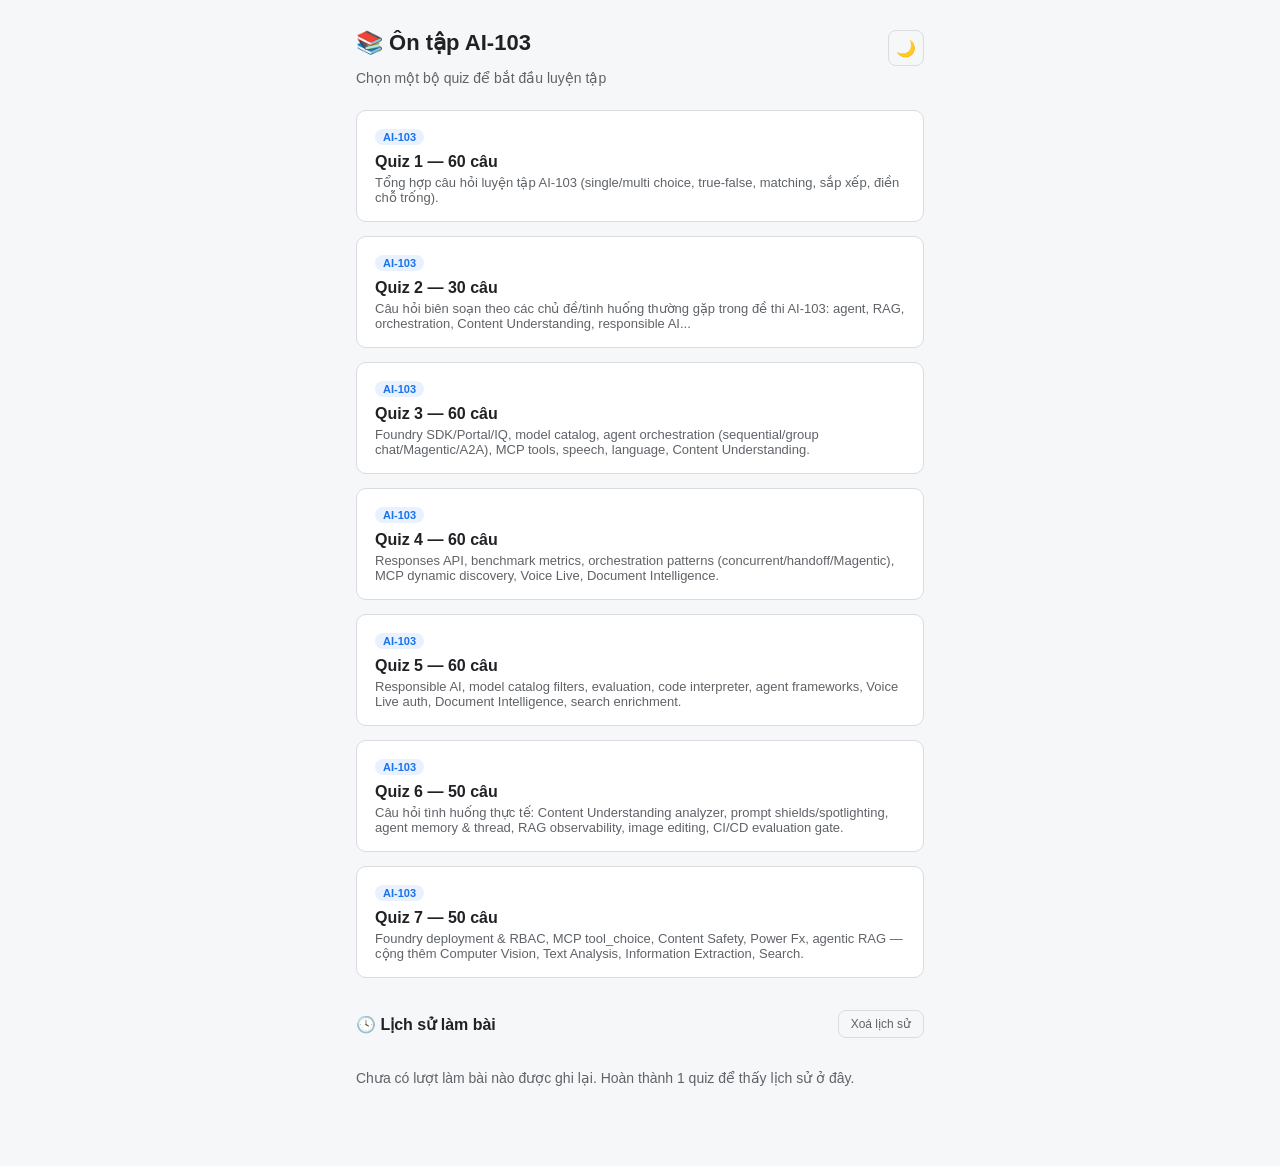
<file: index.html>
<!DOCTYPE html>
<html lang="vi">
<head>
<meta charset="UTF-8">
<meta name="viewport" content="width=device-width, initial-scale=1.0, maximum-scale=1.0">
<title>Ôn tập AI-103</title>
<link rel="stylesheet" href="styles.css">
</head>
<body>
<div class="index-wrap">
  <div class="index-header">
    <h1>📚 Ôn tập AI-103</h1>
    <button class="theme-toggle" id="themeToggle" onclick="toggleTheme()" aria-label="Đổi giao diện sáng/tối">🌙</button>
  </div>
  <div class="index-sub">Chọn một bộ quiz để bắt đầu luyện tập</div>
  <div id="list"></div>

  <div class="history-section">
    <div class="history-header">
      <h2>🕓 Lịch sử làm bài</h2>
      <button class="history-clear" onclick="clearHistory()">Xoá lịch sử</button>
    </div>
    <div id="historyList"></div>
  </div>
</div>

<script src="theme.js"></script>
<script>
/* =========================================================
   Danh sách quiz — thêm quiz mới ở đây, mỗi lần chỉ cần
   thêm 1 object vào array bên dưới rồi upload file lên repo.
   ========================================================= */
const quizzes = [
  {
    file: "ai-103-quiz-1.html",
    tag: "AI-103",
    title: "Quiz 1 — 60 câu",
    desc: "Tổng hợp câu hỏi luyện tập AI-103 (single/multi choice, true-false, matching, sắp xếp, điền chỗ trống)."
  },
  {
    file: "ai-103-quiz-2.html",
    tag: "AI-103",
    title: "Quiz 2 — 30 câu",
    desc: "Câu hỏi biên soạn theo các chủ đề/tình huống thường gặp trong đề thi AI-103: agent, RAG, orchestration, Content Understanding, responsible AI..."
  },
  {
    file: "ai-103-quiz-3.html",
    tag: "AI-103",
    title: "Quiz 3 — 60 câu",
    desc: "Foundry SDK/Portal/IQ, model catalog, agent orchestration (sequential/group chat/Magentic/A2A), MCP tools, speech, language, Content Understanding."
  },
  {
    file: "ai-103-quiz-4.html",
    tag: "AI-103",
    title: "Quiz 4 — 60 câu",
    desc: "Responses API, benchmark metrics, orchestration patterns (concurrent/handoff/Magentic), MCP dynamic discovery, Voice Live, Document Intelligence."
  },
  {
    file: "ai-103-quiz-5.html",
    tag: "AI-103",
    title: "Quiz 5 — 60 câu",
    desc: "Responsible AI, model catalog filters, evaluation, code interpreter, agent frameworks, Voice Live auth, Document Intelligence, search enrichment."
  },
  {
    file: "ai-103-quiz-6.html",
    tag: "AI-103",
    title: "Quiz 6 — 50 câu",
    desc: "Câu hỏi tình huống thực tế: Content Understanding analyzer, prompt shields/spotlighting, agent memory & thread, RAG observability, image editing, CI/CD evaluation gate."
  },
  {
    file: "ai-103-quiz-7.html",
    tag: "AI-103",
    title: "Quiz 7 — 50 câu",
    desc: "Foundry deployment & RBAC, MCP tool_choice, Content Safety, Power Fx, agentic RAG — cộng thêm Computer Vision, Text Analysis, Information Extraction, Search."
  }
  // Thêm quiz mới ở đây, ví dụ:
  // {
  //   file: "ai-103-quiz-7.html",
  //   tag: "AI-103",
  //   title: "Quiz 7 — 60 câu",
  //   desc: "Mô tả ngắn cho quiz này."
  // },
];

/* =========================================================
   Đọc tiến trình & lịch sử làm bài từ localStorage.
   Dữ liệu được quiz-engine.js ghi lại mỗi khi làm bài, dùng
   chung key nên vẫn còn nguyên dù bạn deploy code mới lên.
   ========================================================= */
function loadProgressFor(file){
  try{
    const raw = localStorage.getItem('ai103_progress_' + file);
    return raw ? JSON.parse(raw) : null;
  }catch(e){ return null; }
}

function loadHistory(){
  try{
    const raw = localStorage.getItem('ai103_history');
    return raw ? JSON.parse(raw) : [];
  }catch(e){ return []; }
}

function formatDateTime(ts){
  const d = new Date(ts);
  return d.toLocaleString('vi-VN', {
    day:'2-digit', month:'2-digit', year:'numeric', hour:'2-digit', minute:'2-digit'
  });
}

function scoreClass(correct, total){
  if(total === 0) return 'mid';
  const pct = correct / total;
  if(pct >= 0.8) return 'good';
  if(pct >= 0.5) return 'mid';
  return 'low';
}

function clearHistory(){
  if(!confirm('Xoá toàn bộ lịch sử làm bài? Hành động này không thể hoàn tác.')) return;
  try{ localStorage.removeItem('ai103_history'); }catch(e){}
  renderHistory();
}

function renderHistory(){
  const el = document.getElementById('historyList');
  const history = loadHistory().slice().reverse(); // mới nhất lên đầu
  if(history.length === 0){
    el.innerHTML = '<div class="index-empty">Chưa có lượt làm bài nào được ghi lại. Hoàn thành 1 quiz để thấy lịch sử ở đây.</div>';
    return;
  }
  el.innerHTML = history.map(h => `
    <div class="history-item">
      <div class="h-left">
        <div class="h-title">${h.quizTitle || h.quizFile}</div>
        <div class="h-date">${formatDateTime(h.date)}</div>
      </div>
      <div class="h-score ${scoreClass(h.correct, h.total)}">${h.correct} / ${h.total}</div>
    </div>
  `).join('');
}

const listEl = document.getElementById('list');
if(quizzes.length === 0){
  listEl.innerHTML = '<div class="index-empty">Chưa có quiz nào. Thêm file .html và khai báo trong index.html.</div>';
} else {
  listEl.innerHTML = quizzes.map(q => {
    const p = loadProgressFor(q.file);
    let badge = '';
    if(p && p.total > 0){
      if(p.answeredCount >= p.total){
        badge = `<div class="progress-badge done">✅ Đã hoàn thành: ${p.correct}/${p.total} đúng</div>`;
      } else if(p.answeredCount > 0){
        badge = `<div class="progress-badge ongoing">🕒 Đang làm dở: ${p.answeredCount}/${p.total} câu</div>`;
      }
    }
    return `
    <a class="quiz-card" href="${q.file}">
      <div class="tag">${q.tag}</div>
      <div class="title">${q.title}</div>
      <div class="desc">${q.desc}</div>
      ${badge}
    </a>
  `;
  }).join('');
}

renderHistory();
</script>
</body>
</html>
</file>
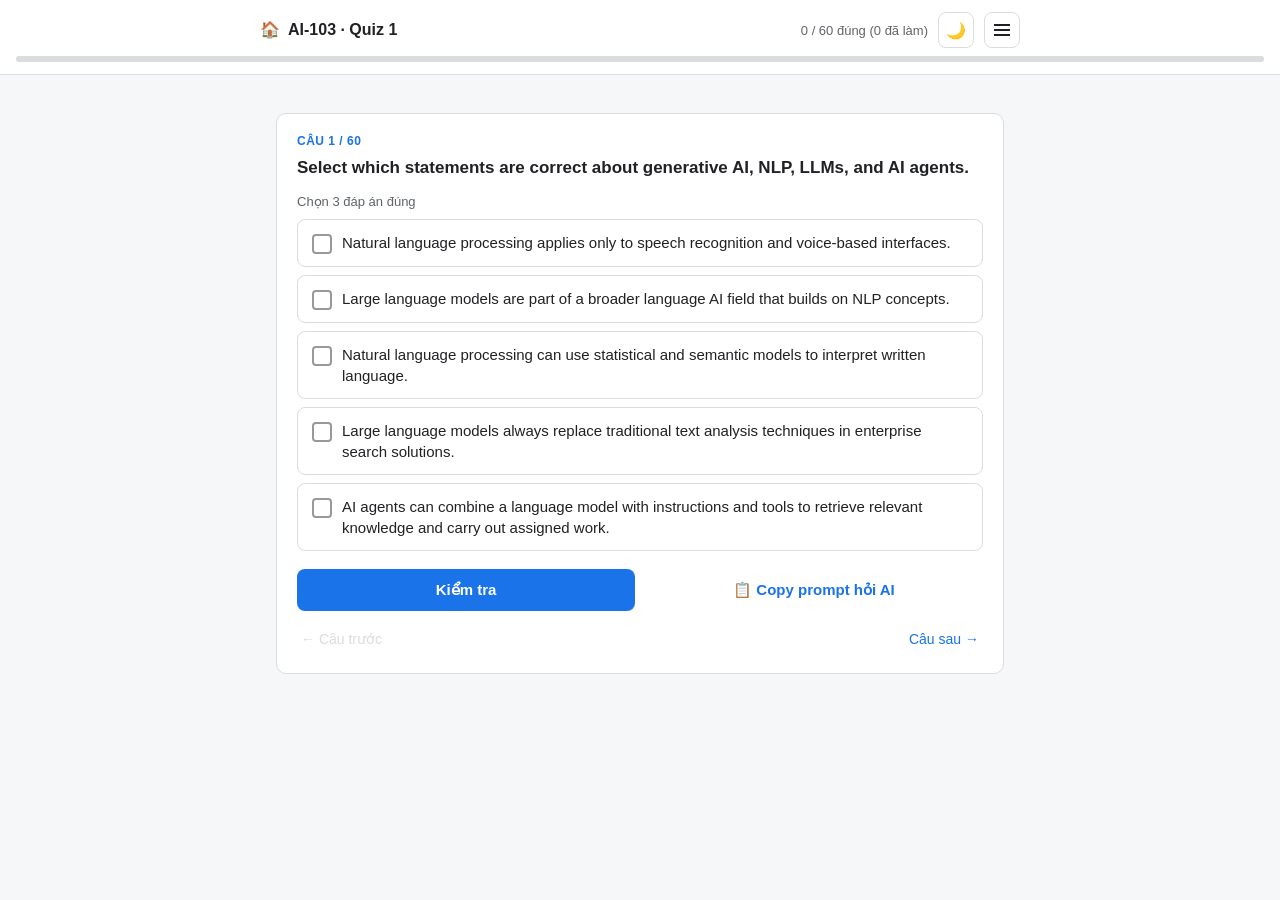
<file: ai-103-quiz-1.html>
<!DOCTYPE html>
<html lang="vi">
<head>
<meta charset="UTF-8">
<meta name="viewport" content="width=device-width, initial-scale=1.0, maximum-scale=1.0">
<title>AI-103 Quiz 1 (60 câu)</title>
<link rel="stylesheet" href="styles.css">
</head>
<body>
<header>
  <div class="top">
    <a class="logo-link" href="index.html" title="Về trang chủ">
      <span class="home-icon">🏠</span>
      <h1>AI-103 · Quiz 1</h1>
    </a>
    <div style="display:flex; align-items:center; gap:10px;">
      <div class="score" id="scoreLabel">0 / 60 đúng</div>
      <button class="theme-toggle" id="themeToggle" onclick="toggleTheme()" aria-label="Đổi giao diện sáng/tối">🌙</button>
      <button class="hamburger" onclick="openSidebar()" aria-label="Danh sách câu hỏi"><span></span></button>
    </div>
  </div>
  <div class="progress-bar"><div class="progress-fill" id="progressFill"></div></div>
</header>

<div class="wrap">
  <div id="quizArea"></div>
</div>

<div class="sidebar-overlay" id="sidebarOverlay" onclick="closeSidebar()"></div>
<div class="sidebar" id="sidebar">
  <div class="sidebar-header">
    <h2>Danh sách câu hỏi</h2>
    <button class="sidebar-close" onclick="closeSidebar()">&times;</button>
  </div>
  <div class="sidebar-legend">
    <span><span class="legend-dot ok"></span>Đúng</span>
    <span><span class="legend-dot no"></span>Sai</span>
    <span><span class="legend-dot none"></span>Chưa làm</span>
  </div>
  <div class="jumpgrid" id="jumpGrid"></div>
  <a class="sidebar-home-link" href="index.html">🏠 Về trang chủ</a>
</div>

<div class="copy-toast" id="copyToast">Đã copy prompt vào clipboard ✓</div>

<script src="data/quiz-1-data.js"></script>
<script src="theme.js"></script>
<script src="quiz-engine.js"></script>
</body>
</html>
</file>
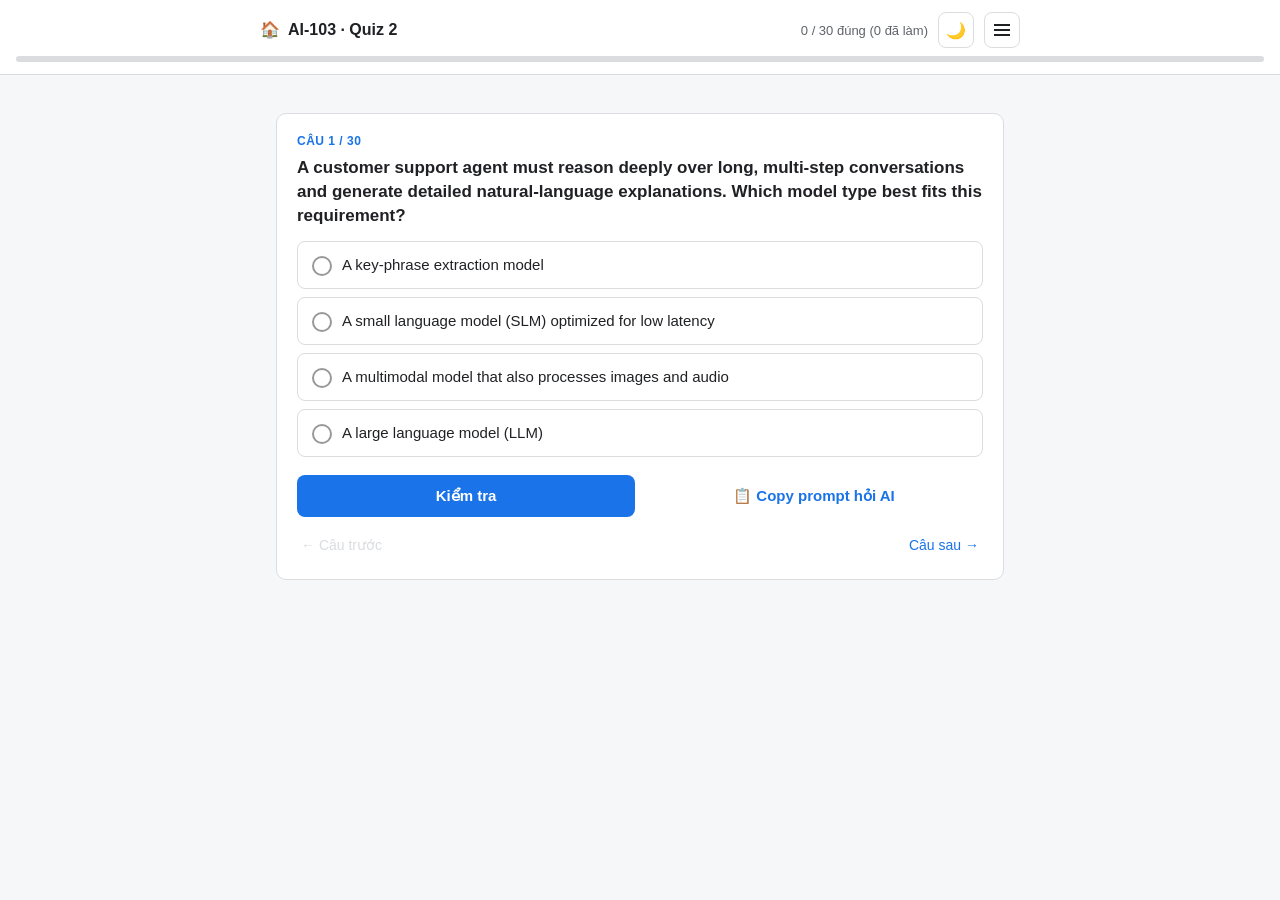
<file: ai-103-quiz-2.html>
<!DOCTYPE html>
<html lang="vi">
<head>
<meta charset="UTF-8">
<meta name="viewport" content="width=device-width, initial-scale=1.0, maximum-scale=1.0">
<title>AI-103 Quiz 2 (30 câu)</title>
<link rel="stylesheet" href="styles.css">
</head>
<body>
<header>
  <div class="top">
    <a class="logo-link" href="index.html" title="Về trang chủ">
      <span class="home-icon">🏠</span>
      <h1>AI-103 · Quiz 2</h1>
    </a>
    <div style="display:flex; align-items:center; gap:10px;">
      <div class="score" id="scoreLabel">0 / 30 đúng</div>
      <button class="theme-toggle" id="themeToggle" onclick="toggleTheme()" aria-label="Đổi giao diện sáng/tối">🌙</button>
      <button class="hamburger" onclick="openSidebar()" aria-label="Danh sách câu hỏi"><span></span></button>
    </div>
  </div>
  <div class="progress-bar"><div class="progress-fill" id="progressFill"></div></div>
</header>

<div class="wrap">
  <div id="quizArea"></div>
</div>

<div class="sidebar-overlay" id="sidebarOverlay" onclick="closeSidebar()"></div>
<div class="sidebar" id="sidebar">
  <div class="sidebar-header">
    <h2>Danh sách câu hỏi</h2>
    <button class="sidebar-close" onclick="closeSidebar()">&times;</button>
  </div>
  <div class="sidebar-legend">
    <span><span class="legend-dot ok"></span>Đúng</span>
    <span><span class="legend-dot no"></span>Sai</span>
    <span><span class="legend-dot none"></span>Chưa làm</span>
  </div>
  <div class="jumpgrid" id="jumpGrid"></div>
  <a class="sidebar-home-link" href="index.html">🏠 Về trang chủ</a>
</div>

<div class="copy-toast" id="copyToast">Đã copy prompt vào clipboard ✓</div>

<script src="data/quiz-2-data.js"></script>
<script src="theme.js"></script>
<script src="quiz-engine.js"></script>
</body>
</html>
</file>
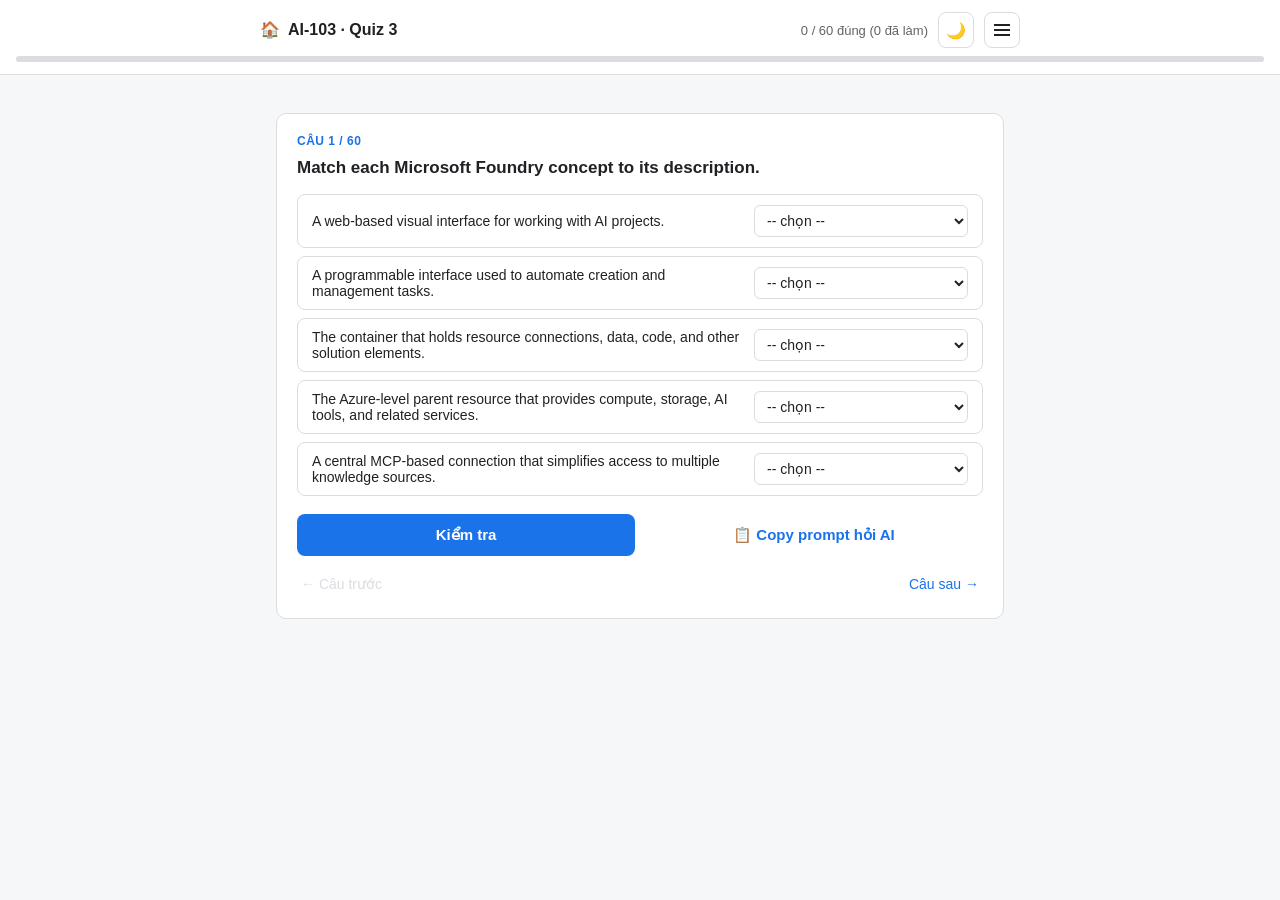
<file: ai-103-quiz-3.html>
<!DOCTYPE html>
<html lang="vi">
<head>
<meta charset="UTF-8">
<meta name="viewport" content="width=device-width, initial-scale=1.0, maximum-scale=1.0">
<title>AI-103 Quiz 3 (60 câu)</title>
<link rel="stylesheet" href="styles.css">
</head>
<body>
<header>
  <div class="top">
    <a class="logo-link" href="index.html" title="Về trang chủ">
      <span class="home-icon">🏠</span>
      <h1>AI-103 · Quiz 3</h1>
    </a>
    <div style="display:flex; align-items:center; gap:10px;">
      <div class="score" id="scoreLabel">0 / 60 đúng</div>
      <button class="theme-toggle" id="themeToggle" onclick="toggleTheme()" aria-label="Đổi giao diện sáng/tối">🌙</button>
      <button class="hamburger" onclick="openSidebar()" aria-label="Danh sách câu hỏi"><span></span></button>
    </div>
  </div>
  <div class="progress-bar"><div class="progress-fill" id="progressFill"></div></div>
</header>

<div class="wrap">
  <div id="quizArea"></div>
</div>

<div class="sidebar-overlay" id="sidebarOverlay" onclick="closeSidebar()"></div>
<div class="sidebar" id="sidebar">
  <div class="sidebar-header">
    <h2>Danh sách câu hỏi</h2>
    <button class="sidebar-close" onclick="closeSidebar()">&times;</button>
  </div>
  <div class="sidebar-legend">
    <span><span class="legend-dot ok"></span>Đúng</span>
    <span><span class="legend-dot no"></span>Sai</span>
    <span><span class="legend-dot none"></span>Chưa làm</span>
  </div>
  <div class="jumpgrid" id="jumpGrid"></div>
  <a class="sidebar-home-link" href="index.html">🏠 Về trang chủ</a>
</div>

<div class="copy-toast" id="copyToast">Đã copy prompt vào clipboard ✓</div>

<script src="data/quiz-3-data.js"></script>
<script src="theme.js"></script>
<script src="quiz-engine.js"></script>
</body>
</html>
</file>
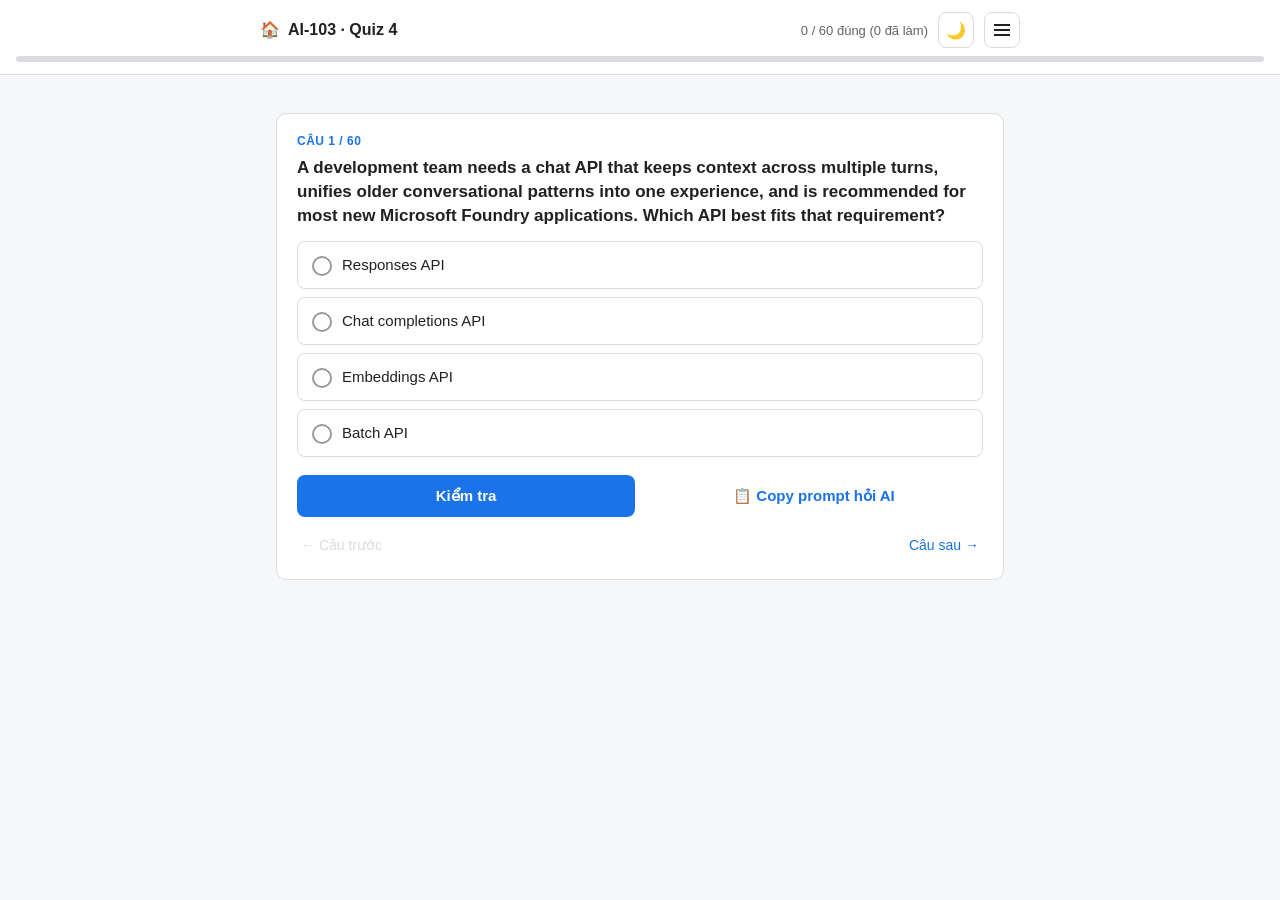
<file: ai-103-quiz-4.html>
<!DOCTYPE html>
<html lang="vi">
<head>
<meta charset="UTF-8">
<meta name="viewport" content="width=device-width, initial-scale=1.0, maximum-scale=1.0">
<title>AI-103 Quiz 4 (60 câu)</title>
<link rel="stylesheet" href="styles.css">
</head>
<body>
<header>
  <div class="top">
    <a class="logo-link" href="index.html" title="Về trang chủ">
      <span class="home-icon">🏠</span>
      <h1>AI-103 · Quiz 4</h1>
    </a>
    <div style="display:flex; align-items:center; gap:10px;">
      <div class="score" id="scoreLabel">0 / 60 đúng</div>
      <button class="theme-toggle" id="themeToggle" onclick="toggleTheme()" aria-label="Đổi giao diện sáng/tối">🌙</button>
      <button class="hamburger" onclick="openSidebar()" aria-label="Danh sách câu hỏi"><span></span></button>
    </div>
  </div>
  <div class="progress-bar"><div class="progress-fill" id="progressFill"></div></div>
</header>

<div class="wrap">
  <div id="quizArea"></div>
</div>

<div class="sidebar-overlay" id="sidebarOverlay" onclick="closeSidebar()"></div>
<div class="sidebar" id="sidebar">
  <div class="sidebar-header">
    <h2>Danh sách câu hỏi</h2>
    <button class="sidebar-close" onclick="closeSidebar()">&times;</button>
  </div>
  <div class="sidebar-legend">
    <span><span class="legend-dot ok"></span>Đúng</span>
    <span><span class="legend-dot no"></span>Sai</span>
    <span><span class="legend-dot none"></span>Chưa làm</span>
  </div>
  <div class="jumpgrid" id="jumpGrid"></div>
  <a class="sidebar-home-link" href="index.html">🏠 Về trang chủ</a>
</div>

<div class="copy-toast" id="copyToast">Đã copy prompt vào clipboard ✓</div>

<script src="data/quiz-4-data.js"></script>
<script src="theme.js"></script>
<script src="quiz-engine.js"></script>
</body>
</html>
</file>
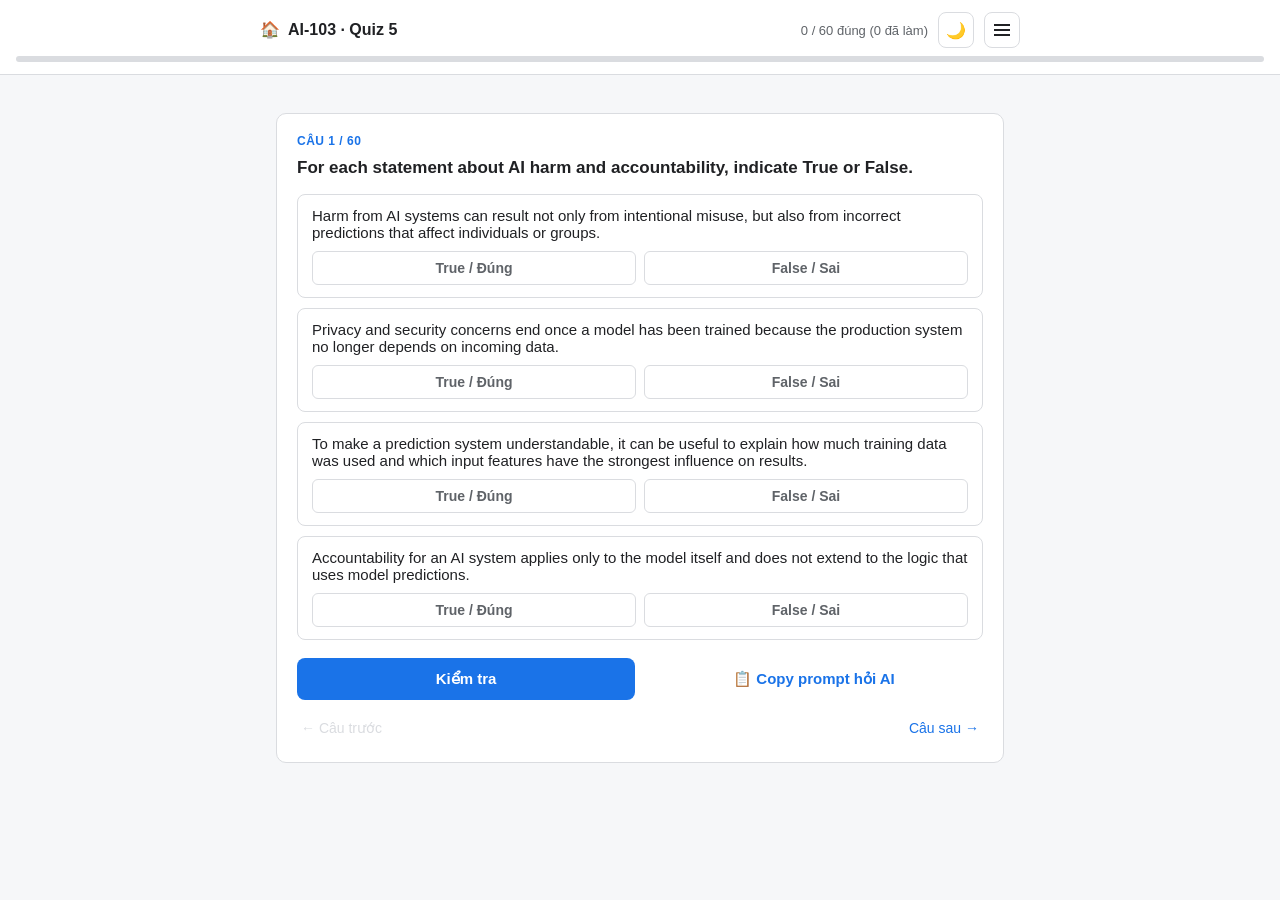
<file: ai-103-quiz-5.html>
<!DOCTYPE html>
<html lang="vi">
<head>
<meta charset="UTF-8">
<meta name="viewport" content="width=device-width, initial-scale=1.0, maximum-scale=1.0">
<title>AI-103 Quiz 5 (60 câu)</title>
<link rel="stylesheet" href="styles.css">
</head>
<body>
<header>
  <div class="top">
    <a class="logo-link" href="index.html" title="Về trang chủ">
      <span class="home-icon">🏠</span>
      <h1>AI-103 · Quiz 5</h1>
    </a>
    <div style="display:flex; align-items:center; gap:10px;">
      <div class="score" id="scoreLabel">0 / 60 đúng</div>
      <button class="theme-toggle" id="themeToggle" onclick="toggleTheme()" aria-label="Đổi giao diện sáng/tối">🌙</button>
      <button class="hamburger" onclick="openSidebar()" aria-label="Danh sách câu hỏi"><span></span></button>
    </div>
  </div>
  <div class="progress-bar"><div class="progress-fill" id="progressFill"></div></div>
</header>

<div class="wrap">
  <div id="quizArea"></div>
</div>

<div class="sidebar-overlay" id="sidebarOverlay" onclick="closeSidebar()"></div>
<div class="sidebar" id="sidebar">
  <div class="sidebar-header">
    <h2>Danh sách câu hỏi</h2>
    <button class="sidebar-close" onclick="closeSidebar()">&times;</button>
  </div>
  <div class="sidebar-legend">
    <span><span class="legend-dot ok"></span>Đúng</span>
    <span><span class="legend-dot no"></span>Sai</span>
    <span><span class="legend-dot none"></span>Chưa làm</span>
  </div>
  <div class="jumpgrid" id="jumpGrid"></div>
  <a class="sidebar-home-link" href="index.html">🏠 Về trang chủ</a>
</div>

<div class="copy-toast" id="copyToast">Đã copy prompt vào clipboard ✓</div>

<script src="data/quiz-5-data.js"></script>
<script src="theme.js"></script>
<script src="quiz-engine.js"></script>
</body>
</html>
</file>
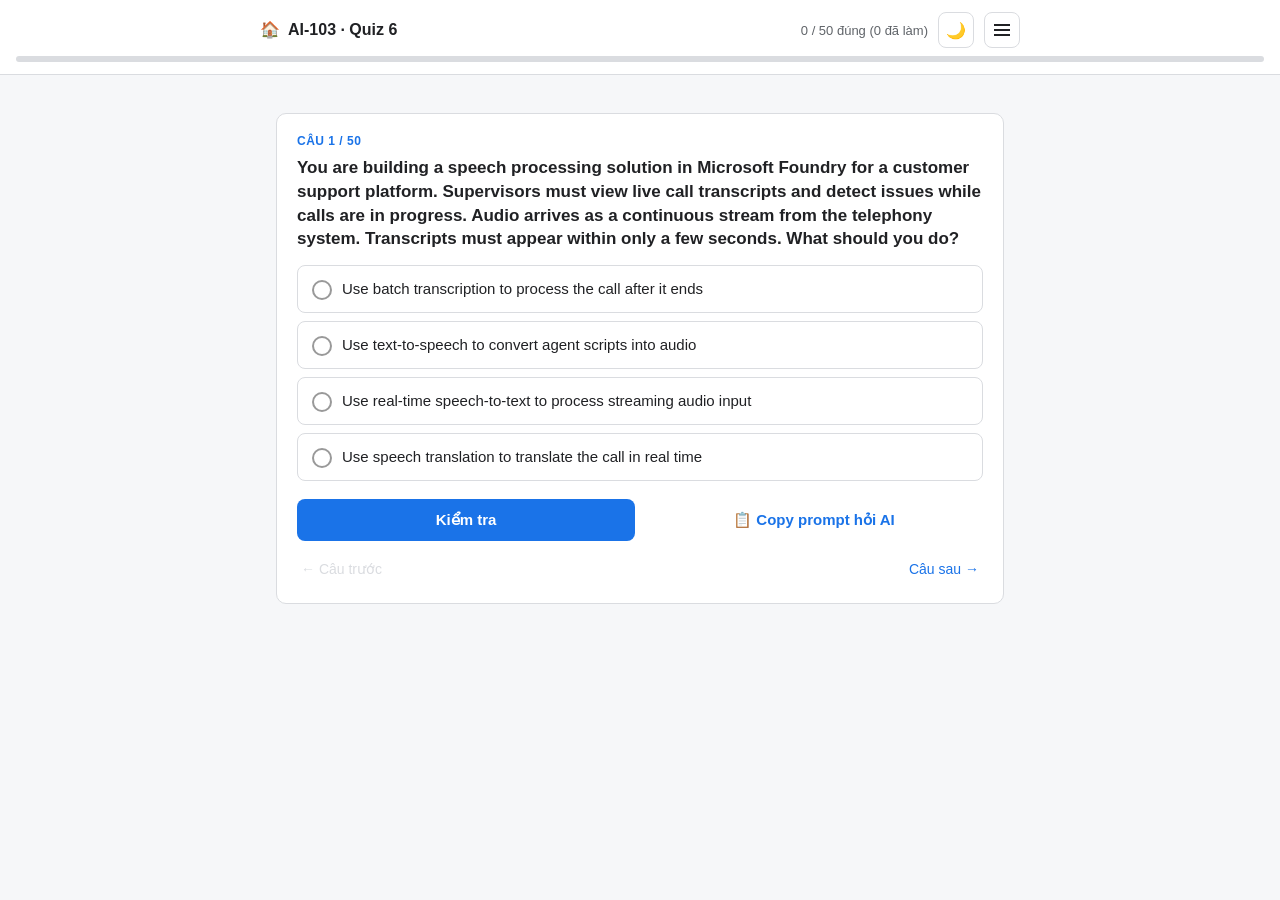
<file: ai-103-quiz-6.html>
<!DOCTYPE html>
<html lang="vi">
<head>
<meta charset="UTF-8">
<meta name="viewport" content="width=device-width, initial-scale=1.0, maximum-scale=1.0">
<title>AI-103 Quiz 6 (50 câu)</title>
<link rel="stylesheet" href="styles.css">
</head>
<body>
<header>
  <div class="top">
    <a class="logo-link" href="index.html" title="Về trang chủ">
      <span class="home-icon">🏠</span>
      <h1>AI-103 · Quiz 6</h1>
    </a>
    <div style="display:flex; align-items:center; gap:10px;">
      <div class="score" id="scoreLabel">0 / 50 đúng</div>
      <button class="theme-toggle" id="themeToggle" onclick="toggleTheme()" aria-label="Đổi giao diện sáng/tối">🌙</button>
      <button class="hamburger" onclick="openSidebar()" aria-label="Danh sách câu hỏi"><span></span></button>
    </div>
  </div>
  <div class="progress-bar"><div class="progress-fill" id="progressFill"></div></div>
</header>

<div class="wrap">
  <div id="quizArea"></div>
</div>

<div class="sidebar-overlay" id="sidebarOverlay" onclick="closeSidebar()"></div>
<div class="sidebar" id="sidebar">
  <div class="sidebar-header">
    <h2>Danh sách câu hỏi</h2>
    <button class="sidebar-close" onclick="closeSidebar()">&times;</button>
  </div>
  <div class="sidebar-legend">
    <span><span class="legend-dot ok"></span>Đúng</span>
    <span><span class="legend-dot no"></span>Sai</span>
    <span><span class="legend-dot none"></span>Chưa làm</span>
  </div>
  <div class="jumpgrid" id="jumpGrid"></div>
  <a class="sidebar-home-link" href="index.html">🏠 Về trang chủ</a>
</div>

<div class="copy-toast" id="copyToast">Đã copy prompt vào clipboard ✓</div>

<script src="data/quiz-6-data.js"></script>
<script src="theme.js"></script>
<script src="quiz-engine.js"></script>
</body>
</html>
</file>
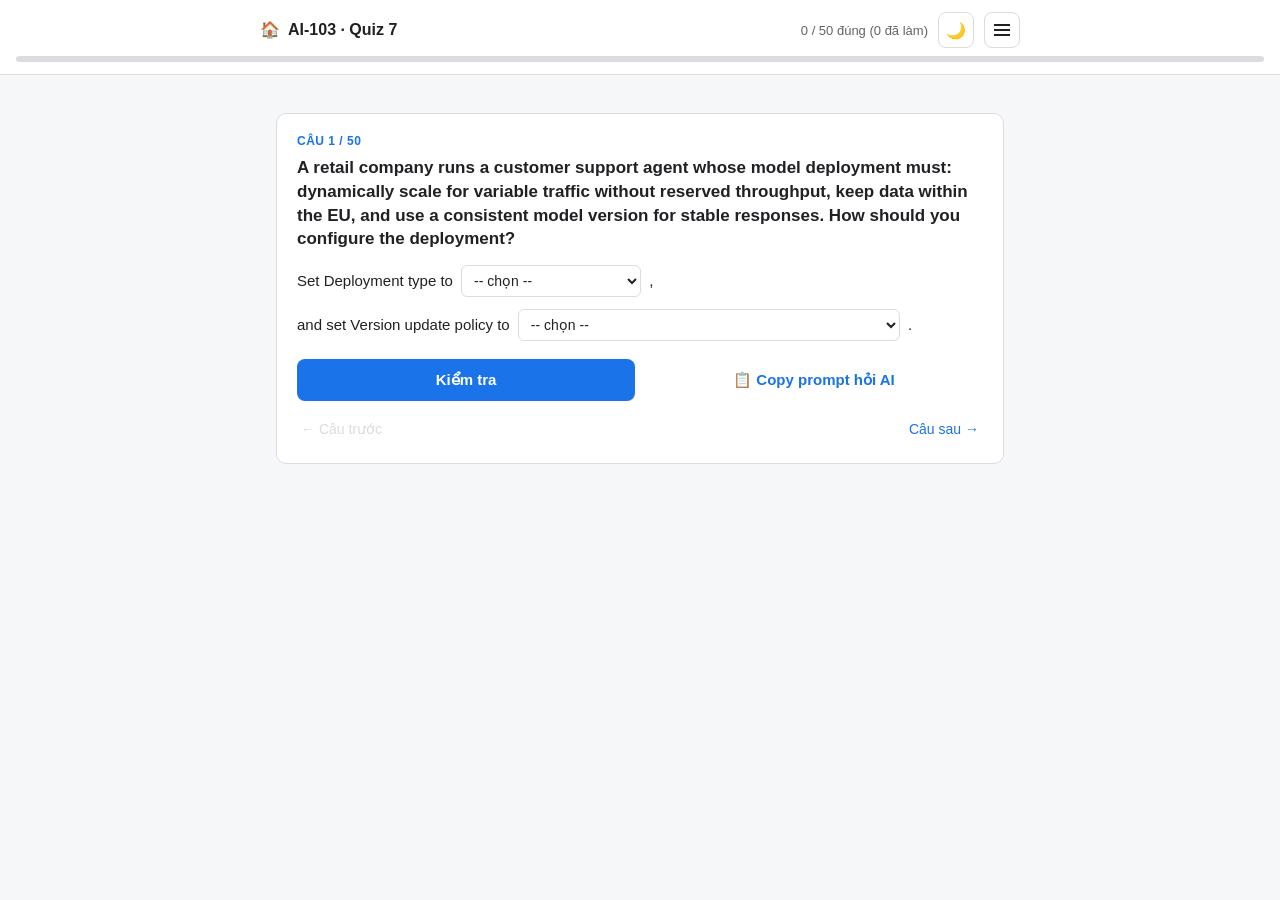
<file: ai-103-quiz-7.html>
<!DOCTYPE html>
<html lang="vi">
<head>
<meta charset="UTF-8">
<meta name="viewport" content="width=device-width, initial-scale=1.0, maximum-scale=1.0">
<title>AI-103 Quiz 7 (50 câu)</title>
<link rel="stylesheet" href="styles.css">
</head>
<body>
<header>
  <div class="top">
    <a class="logo-link" href="index.html" title="Về trang chủ">
      <span class="home-icon">🏠</span>
      <h1>AI-103 · Quiz 7</h1>
    </a>
    <div style="display:flex; align-items:center; gap:10px;">
      <div class="score" id="scoreLabel">0 / 50 đúng</div>
      <button class="theme-toggle" id="themeToggle" onclick="toggleTheme()" aria-label="Đổi giao diện sáng/tối">🌙</button>
      <button class="hamburger" onclick="openSidebar()" aria-label="Danh sách câu hỏi"><span></span></button>
    </div>
  </div>
  <div class="progress-bar"><div class="progress-fill" id="progressFill"></div></div>
</header>

<div class="wrap">
  <div id="quizArea"></div>
</div>

<div class="sidebar-overlay" id="sidebarOverlay" onclick="closeSidebar()"></div>
<div class="sidebar" id="sidebar">
  <div class="sidebar-header">
    <h2>Danh sách câu hỏi</h2>
    <button class="sidebar-close" onclick="closeSidebar()">&times;</button>
  </div>
  <div class="sidebar-legend">
    <span><span class="legend-dot ok"></span>Đúng</span>
    <span><span class="legend-dot no"></span>Sai</span>
    <span><span class="legend-dot none"></span>Chưa làm</span>
  </div>
  <div class="jumpgrid" id="jumpGrid"></div>
  <a class="sidebar-home-link" href="index.html">🏠 Về trang chủ</a>
</div>

<div class="copy-toast" id="copyToast">Đã copy prompt vào clipboard ✓</div>

<script src="data/quiz-7-data.js"></script>
<script src="theme.js"></script>
<script src="quiz-engine.js"></script>
</body>
</html>
</file>
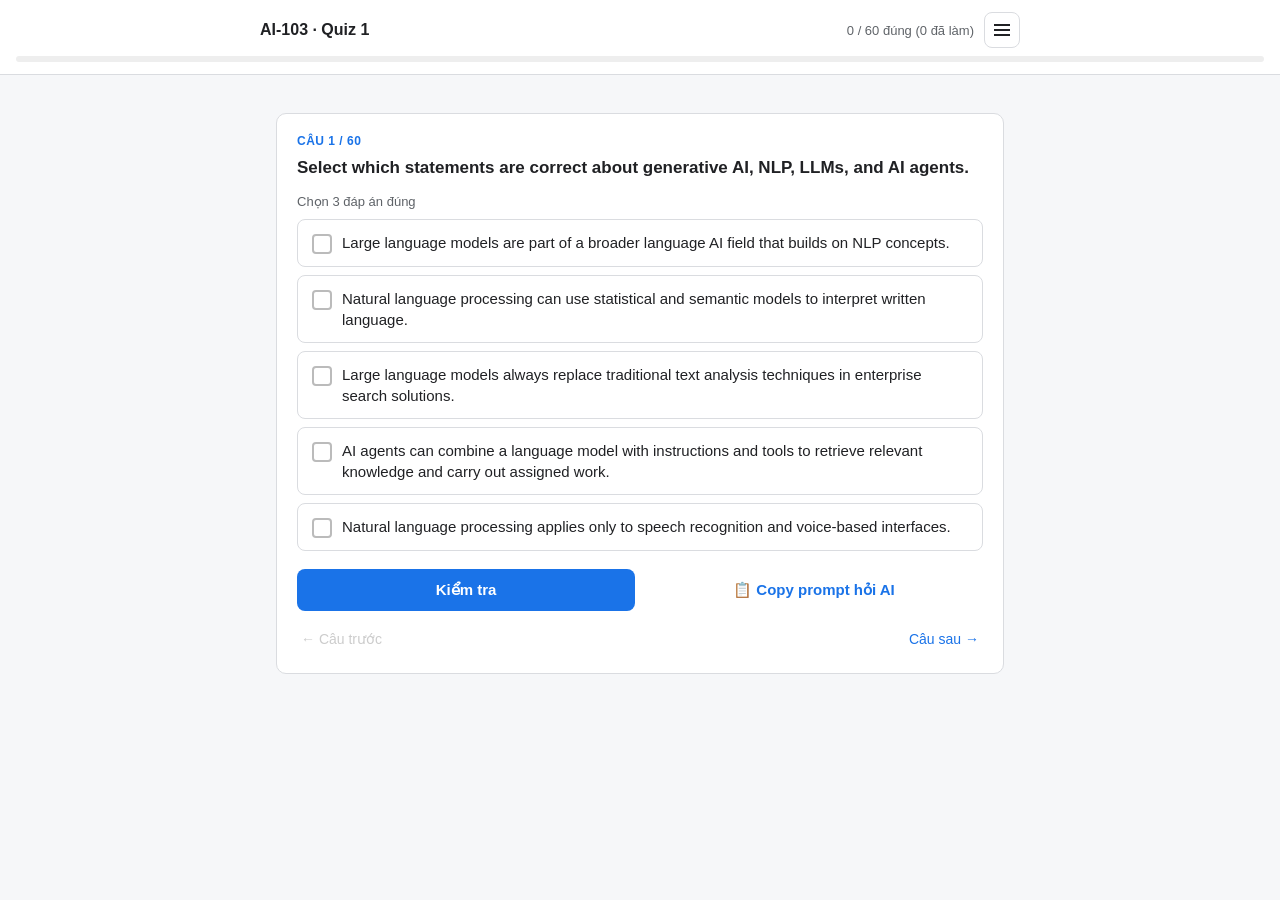
<file: quiz-1.html>
<!DOCTYPE html>
<html lang="vi">
<head>
<meta charset="UTF-8">
<meta name="viewport" content="width=device-width, initial-scale=1.0, maximum-scale=1.0">
<title>AI-103 Quiz 1 (60 câu)</title>
<style>
:root{
  --green:#1e8e3e; --green-bg:#e6f4ea;
  --red:#d93025; --red-bg:#fce8e6;
  --blue:#1a73e8; --gray:#5f6368; --border:#dadce0;
}
*{box-sizing:border-box;}
body{
  font-family: -apple-system, Segoe UI, Roboto, Helvetica, Arial, sans-serif;
  background:#f6f7f9; margin:0; padding:0; color:#202124;
}
.wrap{max-width:760px; margin:0 auto; padding:20px 16px 60px;}
header{position:sticky; top:0; background:#fff; border-bottom:1px solid var(--border); padding:12px 16px; z-index:5;}
header .top{display:flex; justify-content:space-between; align-items:center; max-width:760px; margin:0 auto;}
header h1{font-size:16px; margin:0;}
.progress-bar{height:6px; background:#eee; border-radius:4px; margin-top:8px; overflow:hidden;}
.progress-fill{height:100%; background:var(--blue); width:0%; transition:width .2s;}
.score{font-size:13px; color:var(--gray);}
.card{background:#fff; border:1px solid var(--border); border-radius:10px; padding:20px; margin-top:18px;}
.qnum{font-size:12px; color:var(--blue); font-weight:600; text-transform:uppercase; letter-spacing:.5px;}
.qtext{font-size:17px; font-weight:600; margin:8px 0 14px; line-height:1.4;}
.hint{font-size:13px; color:var(--gray); margin-bottom:10px;}
.option{
  display:flex; align-items:flex-start; gap:10px;
  border:1px solid var(--border); border-radius:8px; padding:12px 14px; margin-bottom:8px;
  cursor:pointer; transition:background .15s, border-color .15s;
}
.option:hover{background:#f1f4fd;}
.option .mark{
  flex:0 0 20px; height:20px; border:2px solid #bbb; border-radius:50%;
  display:flex; align-items:center; justify-content:center; font-size:12px; color:#fff; margin-top:2px;
}
.option.multi .mark{border-radius:4px;}
.option.selected .mark{background:var(--blue); border-color:var(--blue);}
.option.correct{background:var(--green-bg); border-color:var(--green);}
.option.correct .mark{background:var(--green); border-color:var(--green);}
.option.incorrect{background:var(--red-bg); border-color:var(--red);}
.option.incorrect .mark{background:var(--red); border-color:var(--red);}
.option .label{font-size:15px; line-height:1.4;}
.statement{border:1px solid var(--border); border-radius:8px; padding:12px 14px; margin-bottom:10px;}
.statement .stext{font-size:15px; margin-bottom:10px;}
.tfbtns{display:flex; gap:8px;}
.tfbtn{flex:1; padding:8px 0; text-align:center; border:1px solid var(--border); border-radius:6px; cursor:pointer; font-size:14px; font-weight:600; color:var(--gray);}
.tfbtn:hover{background:#f1f4fd;}
.tfbtn.selected{border-color:var(--blue); color:var(--blue); background:#eaf1fe;}
.tfbtn.correct{background:var(--green-bg); border-color:var(--green); color:var(--green);}
.tfbtn.incorrect{background:var(--red-bg); border-color:var(--red); color:var(--red);}
.matchrow{display:flex; justify-content:space-between; align-items:center; gap:10px; border:1px solid var(--border); border-radius:8px; padding:10px 14px; margin-bottom:8px;}
.matchrow .desc{font-size:14px; flex:1;}
select{
  font-size:14px; padding:6px 8px; border-radius:6px; border:1px solid var(--border); background:#fff; min-width:180px;
}
.matchrow.correct{background:var(--green-bg); border-color:var(--green);}
.matchrow.incorrect{background:var(--red-bg); border-color:var(--red);}
.orderitem{display:flex; align-items:center; gap:12px; border:1px solid var(--border); border-radius:8px; padding:10px 14px; margin-bottom:8px;}
.orderitem .otext{flex:1; font-size:14px;}
.orderitem.correct{background:var(--green-bg); border-color:var(--green);}
.orderitem.incorrect{background:var(--red-bg); border-color:var(--red);}
.fillrow{margin-bottom:12px; font-size:15px; line-height:1.6;}
.fillrow select{margin:0 4px;}
.fillrow.correct select{background:var(--green-bg); border-color:var(--green);}
.fillrow.incorrect select{background:var(--red-bg); border-color:var(--red);}
.actions{display:flex; gap:10px; margin-top:18px;}
button.act{
  flex:1; padding:12px 0; border-radius:8px; border:none; font-size:15px; font-weight:600; cursor:pointer;
}
.btn-check{background:var(--blue); color:#fff;}
.btn-check:disabled{background:#c7d4f5; cursor:not-allowed;}
.btn-next{background:#202124; color:#fff;}
.explain{
  margin-top:16px; padding:14px 16px; border-radius:8px; background:#fff8e1; border:1px solid #f2d675;
  font-size:14px; line-height:1.55; display:none;
}
.explain.show{display:block;}
.explain b{color:#8a6d00;}
.result-badge{display:inline-block; padding:2px 10px; border-radius:12px; font-size:12px; font-weight:700; margin-bottom:8px;}
.result-badge.ok{background:var(--green-bg); color:var(--green);}
.result-badge.no{background:var(--red-bg); color:var(--red);}
.navrow{display:flex; justify-content:space-between; margin-top:14px;}
.navrow button{background:none; border:none; color:var(--blue); font-size:14px; cursor:pointer; padding:6px 4px;}
.navrow button:disabled{color:#ccc; cursor:not-allowed;}
.finalscreen{text-align:center; padding:40px 20px;}
.finalscreen h2{font-size:24px;}
.finalscreen .big{font-size:48px; font-weight:800; color:var(--blue); margin:10px 0;}
.jumpgrid{display:grid; grid-template-columns:repeat(5,1fr); gap:8px;}
.jumpgrid button{aspect-ratio:1; border-radius:6px; border:1px solid var(--border); background:#fff; font-size:13px; cursor:pointer;}
.jumpgrid button.done-ok{background:var(--green-bg); border-color:var(--green); color:var(--green);}
.jumpgrid button.done-no{background:var(--red-bg); border-color:var(--red); color:var(--red);}
.jumpgrid button.current{outline:2px solid var(--blue);}

.hamburger{
  background:none; border:1px solid var(--border); border-radius:8px; width:36px; height:36px;
  display:flex; align-items:center; justify-content:center; cursor:pointer; flex:0 0 auto;
}
.hamburger span{display:block; width:16px; height:2px; background:#202124; position:relative;}
.hamburger span::before, .hamburger span::after{content:''; position:absolute; left:0; width:16px; height:2px; background:#202124;}
.hamburger span::before{top:-5px;} .hamburger span::after{top:5px;}

.sidebar-overlay{
  position:fixed; inset:0; background:rgba(0,0,0,.45); z-index:30; display:none;
}
.sidebar-overlay.open{display:block;}
.sidebar{
  position:fixed; top:0; right:-300px; width:280px; max-width:82vw; height:100%;
  background:#fff; z-index:40; box-shadow:-2px 0 12px rgba(0,0,0,.15);
  transition:right .25s ease; overflow-y:auto; padding:16px;
}
.sidebar.open{right:0;}
.sidebar-header{display:flex; justify-content:space-between; align-items:center; margin-bottom:14px;}
.sidebar-header h2{font-size:15px; margin:0;}
.sidebar-close{background:none; border:none; font-size:22px; line-height:1; cursor:pointer; color:var(--gray); padding:0 4px;}
.sidebar-legend{display:flex; gap:12px; font-size:11px; color:var(--gray); margin-bottom:12px; flex-wrap:wrap;}
.sidebar-legend span{display:inline-flex; align-items:center; gap:4px;}
.legend-dot{width:10px; height:10px; border-radius:3px; display:inline-block;}
.legend-dot.ok{background:var(--green-bg); border:1px solid var(--green);}
.legend-dot.no{background:var(--red-bg); border:1px solid var(--red);}
.legend-dot.none{background:#fff; border:1px solid var(--border);}

@media (max-width:480px){
  .wrap{padding:14px 12px 40px;}
  .card{padding:16px 14px;}
  .qtext{font-size:16px;}
  .option{padding:11px 12px;}
  .option .label{font-size:14px;}
  .actions{flex-direction:column;}
  header h1{font-size:15px;}
  .score{font-size:12px;}
}
.btn-copy{background:#fff; color:var(--blue); border:1px solid var(--blue);}
.btn-copy:hover{background:#eaf1fe;}
.copy-toast{
  position:fixed; bottom:24px; left:50%; transform:translateX(-50%);
  background:#202124; color:#fff; padding:10px 18px; border-radius:20px; font-size:13px;
  opacity:0; transition:opacity .25s; pointer-events:none; z-index:50;
}
.copy-toast.show{opacity:1;}
</style>
</head>
<body>
<header>
  <div class="top">
    <h1>AI-103 · Quiz 1</h1>
    <div style="display:flex; align-items:center; gap:10px;">
      <div class="score" id="scoreLabel">0 / 60 đúng</div>
      <button class="hamburger" onclick="openSidebar()" aria-label="Danh sách câu hỏi"><span></span></button>
    </div>
  </div>
  <div class="progress-bar"><div class="progress-fill" id="progressFill"></div></div>
</header>

<div class="wrap">
  <div id="quizArea"></div>
</div>

<div class="sidebar-overlay" id="sidebarOverlay" onclick="closeSidebar()"></div>
<div class="sidebar" id="sidebar">
  <div class="sidebar-header">
    <h2>Danh sách câu hỏi</h2>
    <button class="sidebar-close" onclick="closeSidebar()">&times;</button>
  </div>
  <div class="sidebar-legend">
    <span><span class="legend-dot ok"></span>Đúng</span>
    <span><span class="legend-dot no"></span>Sai</span>
    <span><span class="legend-dot none"></span>Chưa làm</span>
  </div>
  <div class="jumpgrid" id="jumpGrid"></div>
</div>

<div class="copy-toast" id="copyToast">Đã copy prompt vào clipboard ✓</div>

<script>
/* =========================================================
   DATA — 60 câu hỏi AI-103
   type: single | multi | tf | match | order | fill
   ========================================================= */
const quizData = [
{id:1, type:"multi", text:"Select which statements are correct about generative AI, NLP, LLMs, and AI agents.", note:"Chọn 3 đáp án đúng",
 options:["Large language models are part of a broader language AI field that builds on NLP concepts.",
 "Natural language processing can use statistical and semantic models to interpret written language.",
 "Large language models always replace traditional text analysis techniques in enterprise search solutions.",
 "AI agents can combine a language model with instructions and tools to retrieve relevant knowledge and carry out assigned work.",
 "Natural language processing applies only to speech recognition and voice-based interfaces."],
 correct:[0,1,3],
 explain:"A, B, D đúng: LLM là một phần của language AI, NLP dùng mô hình thống kê/ngữ nghĩa để hiểu văn bản, và AI agents kết hợp LLM với tool/instructions để thực hiện công việc. C sai vì LLM không thay thế hoàn toàn các kỹ thuật phân tích văn bản truyền thống (keyword, classification vẫn hữu ích). E sai vì NLP áp dụng cho cả văn bản viết, không chỉ giọng nói."},

{id:2, type:"match", text:"Match each AI capability description to the correct capability.",
 rows:[
   {desc:"Produces original responses from natural language prompts and supports task-focused autonomous behavior through tools/instructions.", correct:"Generative AI and agents"},
   {desc:"Interprets written language in sources such as emails, documents, and social posts.", correct:"Natural language processing"},
   {desc:"Recognizes spoken language and can generate spoken output for users.", correct:"Computer speech"},
   {desc:"Interprets visual input from images, videos, and camera feeds.", correct:"Computer vision"},
   {desc:"Pulls key details such as dates, totals, and line items from receipts, forms, or recordings.", correct:"Information extraction"}
 ],
 pool:["Generative AI and agents","Natural language processing","Computer speech","Computer vision","Information extraction","Barcode-only automation","Manual document review"],
 explain:"Generative AI/agents tạo nội dung mới và tự hành động; NLP xử lý văn bản viết; Computer speech xử lý giọng nói; Computer vision xử lý hình ảnh/video; Information extraction trích xuất chi tiết cụ thể. 'Barcode-only automation' và 'Manual document review' không phải năng lực AI phù hợp ở đây."},

{id:3, type:"tf", text:"For each statement, indicate True or False.",
 statements:[
  {text:"Generative AI can be used for AI-assisted content creation.", answer:true},
  {text:"A solution that reads text aloud is an example of computer speech.", answer:true},
  {text:"Computer vision is only useful when barcodes are available for scanning.", answer:false},
  {text:"Choosing the required AI capabilities helps determine which services should be configured in a solution.", answer:true}
 ],
 explain:"1&2 True: generative AI tạo nội dung; đọc văn bản thành giọng nói là text-to-speech (computer speech). 3 False: computer vision xử lý ảnh/video trực tiếp, không chỉ giới hạn ở mã vạch. 4 True: xác định capability cần thiết giúp chọn đúng Azure service."},

{id:4, type:"single", text:"A developer using a Python-enabled runtime tries to load an extremely large dataset into memory and also tries to pull live data directly from an external website. Which limitation pair is most relevant?",
 options:["No error visibility and no sandboxing","No file support and no mathematical libraries","No external network access and memory constraints","No JSON handling and no timeout limits"],
 correct:2,
 explain:"Môi trường Python bị giới hạn (sandbox) thường không cho phép gọi mạng ra ngoài tuỳ ý, và tải dataset khổng lồ có thể vượt giới hạn bộ nhớ. Do đó đáp án C phù hợp nhất với 2 vấn đề mô tả."},

{id:5, type:"tf", text:"For each statement, indicate True or False (model catalog/model card).",
 statements:[
  {text:"A model card can provide details such as provider, capabilities, benchmark results, responsible AI considerations, and deployment methods.", answer:true},
  {text:"In a model catalog, collection and source refer to the same attribute and can be used interchangeably when filtering models.", answer:false},
  {text:"Small language models are often a suitable choice when lower cost and operational efficiency matter more than achieving the strongest possible reasoning performance.", answer:true},
  {text:"Video generation models are designed to create video content from text-based prompts.", answer:true}
 ],
 explain:"1 True: model card tóm tắt đầy đủ thông tin model. 2 False: collection và source là hai thuộc tính khác nhau (source = nguồn gốc, collection = nhóm model). 3 True: SLM phù hợp khi cần tiết kiệm chi phí/hiệu năng thay vì reasoning mạnh nhất. 4 True: video generation model tạo video từ prompt văn bản."},

{id:6, type:"single", text:"A team wants to reduce misinterpretation when a model mixes instructions, reference text, and examples in a long prompt. Which action is most appropriate?",
 options:["Increase temperature to make the response more flexible","Separate sections with clear delimiters such as headings, dividers, or tags","Remove all examples so the prompt is shorter","Place every instruction only at the beginning and never repeat it"],
 correct:1,
 explain:"Dùng delimiter (heading, tag, dấu phân chia) giúp model phân biệt rõ các phần của prompt. Tăng temperature không giải quyết vấn đề cấu trúc; bỏ hết ví dụ có thể mất thông tin hữu ích; chỉ đặt instruction ở đầu có thể giảm hiệu lực trong prompt dài."},

{id:7, type:"fill", text:"Fill in the blanks about model comparison tools.",
 blanks:[
  {prefix:"To compare one specific model against similar options across multiple metrics and datasets, open its model card and select the", options:["benchmarks tab","model leaderboard","fine-tuning pane","deployment wizard"], correct:"benchmarks tab", suffix:"."},
  {prefix:"To compare top models across the catalog by quality, safety, estimated cost, or throughput, start with the", options:["benchmarks tab","model leaderboard","feature gallery","pricing sheet"], correct:"model leaderboard", suffix:"."}
 ],
 explain:"Benchmarks tab dùng để so sánh sâu 1 model cụ thể với các model tương tự. Model leaderboard dùng để so sánh tổng quan nhiều model theo quality/safety/cost/throughput."},

{id:8, type:"multi", text:"A developer is adjusting generation settings for two use cases: factual answers about hotel amenities, and creative itinerary suggestions. Which configuration is the best fit?", note:"Chọn 2 đáp án",
 options:["Use a lower temperature for factual answers","Use the same high temperature for both factual and creative work","Raise both temperature and top P together as the default recommendation","Use a higher temperature for creative suggestions"],
 correct:[0,3],
 explain:"Temperature thấp cho câu trả lời factual (ổn định, chính xác); temperature cao cho gợi ý sáng tạo (đa dạng hơn). Dùng cùng temperature cao cho cả hai hoặc tăng cả temperature+top P cùng lúc không phải cách làm chuẩn."},

{id:9, type:"fill", text:"Fill in the blank about the chat completions API.",
 blanks:[
  {prefix:"To submit the conversation history correctly, the developer must send the prompt as a", options:["collection of message objects in JSON format","set of token summaries","table of SQL records","binary packet stream"], correct:"collection of message objects in JSON format", suffix:"."}
 ],
 explain:"Chat completions API dùng format hội thoại theo message objects (role + content) trong JSON, không phải SQL, XML hay binary."},

{id:10, type:"match", text:"Match each measurement activity to its description (responsible AI measurement workflow).",
 rows:[
   {desc:"Build a broad set of inputs likely to trigger each documented risk.", correct:"Prepare prompts"},
   {desc:"Run the prepared inputs through the solution and capture the generated responses.", correct:"Generate output"},
   {desc:"Use fixed standards to assign each response to a harm category.", correct:"Measure harmful results"},
   {desc:"Record results so they can be reviewed by decision makers.", correct:"Document and share results"}
 ],
 pool:["Prepare prompts","Generate output","Measure harmful results","Document and share results","Randomize production traffic","Replace criteria with intuition"],
 explain:"Thứ tự đo lường rủi ro: chuẩn bị prompt → tạo output → đánh giá theo tiêu chuẩn cố định → ghi lại/chia sẻ kết quả cho người ra quyết định."},

{id:11, type:"tf", text:"For each statement about deployment types, indicate True or False.",
 statements:[
  {text:"Standard deployments are limited to a single region and are suitable when regional data residency compliance is required.", answer:true},
  {text:"Data zone provisioned deployments use reserved provisioned throughput units within a data zone.", answer:true},
  {text:"Global provisioned deployments are built only on a pay-per-token basis.", answer:false},
  {text:"Deployment type availability is identical across all models offered in the Azure AI portal.", answer:false}
 ],
 explain:"1&2 True. 3 False: global provisioned dùng reserved throughput, không phải chỉ pay-per-token. 4 False: các loại deployment hỗ trợ khác nhau tuỳ model, cần kiểm tra riêng."},

{id:12, type:"single", text:"A company wants to fine-tune immediately without measuring how the standard model performs first. What is the strongest reason this is risky?",
 options:["Without a baseline, it is difficult to tell whether fine-tuning improved or degraded performance","Without a baseline, the model cannot be deployed after training","Without a baseline, LoRA cannot be used during fine-tuning","Without a baseline, JSONL files cannot be validated"],
 correct:0,
 explain:"Baseline cho biết hiệu năng model gốc trước khi fine-tune, để có thể so sánh và xác nhận việc fine-tune có cải thiện hay không. Các đáp án khác không liên quan tới rủi ro chính này."},

{id:13, type:"order", text:"Arrange the stages of a responsible generative AI workflow in the correct order.",
 correctOrder:["Map potential harms","Measure harms","Mitigate harms","Manage the solution responsibly"],
 explain:"Trước tiên xác định (map) các rủi ro có thể xảy ra → đo lường (measure) mức độ xảy ra → giảm thiểu (mitigate) bằng biện pháp bảo vệ → cuối cùng quản lý (manage) vận hành liên tục sau khi triển khai."},

{id:14, type:"single", text:"A team wants a generative AI solution that connects to internal systems, applies business rules, and triggers workflows such as creating records or sending commands. Which tool type fits?",
 options:["Code interpreter","File search","Function","Web search"],
 correct:2,
 explain:"Function tool cho phép model gọi hàm nghiệp vụ tuỳ chỉnh trong code để tích hợp hệ thống nội bộ và kích hoạt workflow. File search dùng cho tìm kiếm tài liệu, web search cho internet, code interpreter cho tính toán/Python."},

{id:15, type:"single", text:"A travel chat assistant must stay on travel topics, keep a brand voice, ask for clarification, and format hotel suggestions consistently — with no extra training or infrastructure. Which approach fits best?",
 options:["Retrieval augmented generation","Prompt engineering","Fine-tuning","Model retraining from scratch"],
 correct:1,
 explain:"Prompt engineering cho phép định hình hành vi/giọng văn/format ngay lập tức chỉ bằng hướng dẫn, không cần training hay hạ tầng mới. RAG cần dữ liệu ngoài, fine-tuning/retraining cần thời gian và tài nguyên nhiều hơn."},

{id:16, type:"single", text:"A team needs a numeric representation that preserves meaning so similar passages can be compared mathematically. How is that representation stored?",
 options:["As a bitmap image of the original text","As a compressed archive of source documents","As a vector of floating-point numbers","As a fixed list of keyword tags only"],
 correct:2,
 explain:"Embedding được lưu dưới dạng vector số thực (floating-point), cho phép so sánh ngữ nghĩa bằng toán học. Ảnh bitmap, archive hay keyword tag không cung cấp khả năng này."},

{id:17, type:"single", text:"After supervised fine-tuning with labeled examples, a team wants to further align the model using better-vs-worse response pairs. What is the most appropriate next step?",
 options:["Replace the training set with a single longer system message","Apply direct preference optimization after supervised fine-tuning","Switch from JSONL to CSV so the model can compare preferences","Lower the learning rate to zero so alignment happens during inference"],
 correct:1,
 explain:"Direct Preference Optimization (DPO) áp dụng sau SFT để tinh chỉnh theo cặp phản hồi tốt/kém, giúp alignment tốt hơn theo sở thích con người. Các lựa chọn khác không tạo ra cơ chế alignment này."},

{id:18, type:"single", text:"A quality/safety team succeeds in triggering harmful responses during adversarial testing. What should they do with those results?",
 options:["Discard them after mitigation work begins so future reviews focus only on unresolved issues","Use them only to retrain the model and avoid sharing them with the broader team","Document and review them so the organization can judge how realistically harmful output may occur in practice","Convert them into performance benchmarks for response speed and latency tracking"],
 correct:2,
 explain:"Kết quả kiểm thử đối kháng thành công cần được ghi lại và xem xét để đánh giá rủi ro thực tế và hỗ trợ ra quyết định giảm thiểu, không nên bỏ qua, giữ kín, hay chuyển thành số liệu tốc độ."},

{id:19, type:"single", text:"In content harm evaluation, results are often summarized as a defect rate. What does that represent?",
 options:["The average token count of unsafe responses","The number of prompts per minute sent during testing","The percentage of responses that exceed the selected severity threshold","The percentage of prompts that contain reference answers"],
 correct:2,
 explain:"Defect rate = tỷ lệ % phản hồi vượt ngưỡng mức độ nghiêm trọng (severity threshold) đã chọn, không liên quan tới độ dài token hay tốc độ gửi prompt."},

{id:20, type:"fill", text:"Fill in the blanks about SharePoint connection modes.",
 blanks:[
  {prefix:"For SharePoint content,", options:["SharePoint remote","SharePoint indexed","Web grounding","OneLake"], correct:"SharePoint remote", suffix:"uses real-time queries and automatically respects existing permissions,"},
  {prefix:"while", options:["SharePoint remote","SharePoint indexed","Azure blob storage","local archive"], correct:"SharePoint indexed", suffix:"uses a pre-processed index and can provide faster responses with fuller advanced search capabilities."}
 ],
 explain:"SharePoint remote truy vấn trực tiếp theo thời gian thực và giữ nguyên quyền truy cập gốc. SharePoint indexed dùng index đã xử lý trước, nhanh hơn và hỗ trợ tìm kiếm nâng cao hơn."},

{id:21, type:"tf", text:"For each statement about AI-enabled workflows, indicate True or False.",
 statements:[
  {text:"An AI-enabled workflow can define the path a request follows by connecting functional nodes that process, route, or respond to information.", answer:true},
  {text:"A workflow node must always call an AI agent and cannot perform tasks such as evaluating conditions, transforming data, or interacting with a user.", answer:false},
  {text:"Workflows can support business processes that combine AI reasoning, deterministic logic, and user interaction within a single coordinated flow.", answer:true},
  {text:"Knowledge of workflow design helps architects extend agent-driven systems and understand how requests move through automated processes.", answer:true}
 ],
 explain:"1,3,4 True. 2 False: node không nhất thiết phải gọi AI agent, có thể chỉ xử lý điều kiện, biến đổi dữ liệu, hoặc tương tác người dùng."},

{id:22, type:"match", text:"Match each action (when executing a workflow from code) to its purpose.",
 rows:[
  {desc:"Connects to the Microsoft Foundry project and supports authentication.", correct:"AI project client"},
  {desc:"Provides the conversation context used for workflow execution.", correct:"Conversation"},
  {desc:"Identifies which saved workflow to run.", correct:"Workflow name"}
 ],
 pool:["AI project client","Conversation","Workflow name","Static screenshot","Visual note"],
 explain:"AI project client kết nối và xác thực với Foundry project; Conversation cung cấp context hội thoại; Workflow name xác định workflow cần chạy. Screenshot/note không phải input runtime."},

{id:23, type:"fill", text:"Fill in the blanks about code integration and human-in-the-loop workflows.",
 blanks:[
  {prefix:"When code integration uses", options:["streaming","screenshots","archives","versions"], correct:"streaming", suffix:", the application can receive workflow events in real time,"},
  {prefix:"while a human-in-the-loop workflow may require", options:["additional messages","schemas","archives","screenshots"], correct:"additional messages", suffix:"to resume after a pause."}
 ],
 explain:"Streaming cho phép nhận event workflow theo thời gian thực. Human-in-the-loop workflow có thể cần gửi thêm message để tiếp tục sau khi tạm dừng chờ input người dùng."},

{id:24, type:"single", text:"A developer wants an agent to access tools exposed by a remote MCP server automatically, without manually calling each tool. Which sequence enables automatic tool invocation?",
 options:[
  "Create a manual client session, wrap every tool in async functions, call session.call_tool directly, then serialize results into the prompt",
  "Add the MCP server URL to the system prompt only and the agent will infer the rest without any tool configuration",
  "Invoke the prompt first, then create the MCP tool only if the model asks for external data",
  "Create the MCP tool, apply headers if needed, choose an approval mode, add the tool to the agent, and invoke a prompt"],
 correct:3,
 explain:"Để tool được gọi tự động, cần đăng ký MCP tool trước (headers nếu cần), chọn approval mode, gắn tool vào agent, rồi mới invoke prompt. Các cách khác đòi hỏi gọi tool thủ công hoặc tạo tool quá muộn."},

{id:25, type:"fill", text:"Fill in the blanks about agent sessions and chat message structure.",
 blanks:[
  {prefix:"A conversation that preserves context over time is managed through", options:["agent session","base agent","web search","function tool"], correct:"agent session", suffix:","},
  {prefix:"while the role labels user, assistant, system, and tool belong to the", options:["chat message structure","authentication provider","base agent","function tool"], correct:"chat message structure", suffix:"."}
 ],
 explain:"Agent session duy trì context hội thoại qua thời gian. Chat message structure định nghĩa vai trò (role) của mỗi phần trong hội thoại (user/assistant/system/tool)."},

{id:26, type:"match", text:"Match each handoff orchestration concept to its description.",
 rows:[
  {desc:"Transfers control to the next agent based on task context or user need.", correct:"Handoff orchestration"},
  {desc:"A workflow style in which routing decisions are made after each agent's output.", correct:"Control workflow"},
  {desc:"Converts structured agent output into a typed object used for routing.", correct:"Transformation executor"},
  {desc:"A fallback branch used when no routing condition matches.", correct:"Default case"},
  {desc:"Produces the final workflow result at the end of processing.", correct:"Terminal executor"}
 ],
 pool:["Handoff orchestration","Control workflow","Transformation executor","Default case","Terminal executor","Concurrent builder","Agent session"],
 explain:"Handoff orchestration = chuyển giao giữa agent; Control workflow = quyết định routing sau mỗi bước; Transformation executor = chuyển output thành object có kiểu; Default case = nhánh dự phòng; Terminal executor = tạo kết quả cuối cùng."},

{id:27, type:"single", text:"A team struggles to keep an agent aligned with a growing set of external tools; every change requires manual code updates. What capability solves this?",
 options:["Dynamic tool discovery","Static API pinning","Manual wrapper generation","Local-only tool execution"],
 correct:0,
 explain:"Dynamic tool discovery cho phép agent tìm tool khả dụng tại runtime, giảm việc phải sửa code mỗi khi tool thay đổi."},

{id:28, type:"tf", text:"For each statement about dynamic tool discovery, indicate True or False.",
 statements:[
  {text:"When dynamic tool discovery is used, tools can be added or updated centrally without changing the agent code.", answer:true},
  {text:"Agents using dynamic tool discovery are limited to older versions of tools because the discovery process cannot reflect changes at runtime.", answer:false},
  {text:"Centralizing tool management can reduce duplication and lower the chance of management errors.", answer:true},
  {text:"Dynamic tool discovery is least useful in environments where tools and services change frequently.", answer:false}
 ],
 explain:"1&3 True. 2 False: discovery phản ánh thay đổi tại runtime, không bị giới hạn bản cũ. 4 False: nó lại đặc biệt hữu ích trong môi trường thay đổi thường xuyên."},

{id:29, type:"order", text:"Arrange the steps of MCP tool integration for an Azure AI agent in the correct order.",
 correctOrder:["The MCP client connects to the MCP server",
 "The MCP client retrieves available tool definitions with session.list_tools",
 "Each discovered tool is wrapped in an async function that calls session.call_tool",
 "The wrapped functions are bundled into a function tool and registered to the agent's tool set"],
 explain:"Kết nối server → lấy danh sách tool (list_tools) → bọc từng tool bằng async function (call_tool) → gộp lại thành function tool và đăng ký cho agent."},

{id:30, type:"single", text:"What is the main long-term value of MCP-based integration as the ecosystem expands?",
 options:["It enables richer and more dynamic agent solutions by making it easier to bring specialized tools into workflows","It locks the agent into a fixed set of built-in functions so behavior remains predictable","It removes the need for contextual data by forcing all reasoning to happen inside the base model only","It prevents future expansion because each additional server reduces agent flexibility"],
 correct:0,
 explain:"MCP giúp agent tích hợp linh hoạt các tool chuyên biệt theo thời gian, làm agent mạnh và linh hoạt hơn — ngược lại với việc giới hạn hay ngăn mở rộng."},

{id:31, type:"single", text:"A developer wants switch-based routing for specialist handoff without rewriting the same branching pattern for each classification value. What is the best design choice?",
 options:["Use one terminal executor to decide all future routing after the workflow ends","Skip condition checks and send every request to the default branch first","Require all specialists to run before any routing decision is made","Create factory functions that generate condition checkers for each classification value"],
 correct:3,
 explain:"Factory function tạo ra logic điều kiện tái sử dụng cho từng giá trị phân loại, tránh viết lại code branching nhiều lần."},

{id:32, type:"tf", text:"For each statement about A2A (agent-to-agent) hosting, indicate True or False.",
 statements:[
  {text:"Hosting an A2A agent allows external callers to send requests over HTTP for real-time interaction.", answer:true},
  {text:"A request handler can route a cancellation request to the appropriate runtime method.", answer:true},
  {text:"Only advanced agents need a task store because simple agents do not need reliable interaction handling.", answer:false},
  {text:"An authenticated audience may be given an extended version of the agent card.", answer:true}
 ],
 explain:"1,2,4 True. 3 False: cả agent đơn giản cũng cần task store để theo dõi task ổn định."},

{id:33, type:"single", text:"A product lead wants to test an agent idea quickly via forms (not code), and let non-technical stakeholders review the configuration in a shared interface. Which approach fits best?",
 options:["Visual Studio Code with direct YAML editing","A local script-based workflow with no shared interface","The Foundry portal","A custom command line tool chain"],
 correct:2,
 explain:"Foundry portal cung cấp giao diện web trực quan, dễ cấu hình bằng form và chia sẻ để người không kỹ thuật xem xét — phù hợp hơn VS Code, script cục bộ, hay CLI."},

{id:34, type:"multi", text:"An organization is building custom tools for an AI agent to support internal workflows. What benefits should the team expect?", note:"Chọn 3 đáp án",
 options:["Improved accuracy through more consistent outputs","Enhanced productivity through automation of repetitive work","Guaranteed removal of all decision-making from the agent","Tailored solutions for business specific processes","Permanent elimination of the need for employees"],
 correct:[0,1,3],
 explain:"Custom tools cải thiện độ chính xác, tăng năng suất qua tự động hoá, và tạo giải pháp phù hợp riêng cho doanh nghiệp. Nó không loại bỏ hoàn toàn việc ra quyết định của agent, cũng không thay thế hoàn toàn con người."},

{id:35, type:"single", text:"Which stage of the RAG workflow combines retrieved material with the user's request before generating a reply?",
 options:["Retrieve","Augment","Generate","Train"],
 correct:1,
 explain:"Retrieve = tìm thông tin liên quan; Augment = kết hợp thông tin đó với câu hỏi gốc; Generate = tạo câu trả lời cuối; Train không thuộc pipeline RAG runtime."},

{id:36, type:"single", text:"What feature lets a team review earlier workflow states, compare modifications, and roll back to a previous state?",
 options:["Basic chat","Versioning","For each","Parse value"],
 correct:1,
 explain:"Versioning lưu các trạng thái trước đó của workflow, cho phép so sánh và khôi phục. Các lựa chọn khác không liên quan tới lịch sử/rollback."},

{id:37, type:"single", text:"Which description best matches a framework where agents interact with users, APIs, and external services while supporting tools, conversation history, and collaboration across specialized agents?",
 options:["A rules-only automation engine that avoids model-based reasoning","A framework for building AI agents with structured workflows and extensible capabilities","A reporting platform limited to dashboards and scheduled exports","A data storage service designed only for archiving chat transcripts"],
 correct:1,
 explain:"Đây chính là định nghĩa của một agent framework: hỗ trợ reasoning theo model, workflow có cấu trúc, tool, lịch sử hội thoại, và hợp tác đa agent."},

{id:38, type:"single", text:"A workflow must send a request to an AI component that may return either plain language or structured JSON output for later steps. Which node type should be used?",
 options:["End","Basic chat","Invoke","Flow"],
 correct:2,
 explain:"Invoke gọi trực tiếp AI agent/component và có thể nhận về text thường hoặc JSON có cấu trúc để bước sau xử lý. End kết thúc workflow, Basic chat cho hội thoại người dùng, Flow quản lý luồng điều khiển."},

{id:39, type:"single", text:"Why is sequential orchestration a suitable choice for a fixed-order, multi-stage pipeline with predictable stage behavior and pre-planned failure handling?",
 options:["Because sequential orchestration works well when stage behavior is predictable and step-level delays or failures can be managed within an ordered pipeline","Because sequential orchestration is intended only for workflows where all stages run independently at the same time","Because sequential orchestration requires every agent to dynamically choose the next stage during execution","Because sequential orchestration avoids the need to define roles for agents in advance"],
 correct:0,
 explain:"Sequential orchestration phù hợp khi các stage có vai trò rõ ràng, chạy theo thứ tự cố định và lỗi/độ trễ ở từng bước có thể được xử lý riêng — không phải chạy song song hay chọn stage động."},

{id:40, type:"match", text:"Match each Azure Language access method/concept to its description.",
 rows:[
  {desc:"Sends service calls as JSON payloads over the API interface.", correct:"REST interface"},
  {desc:"Uses the running application's default Azure identity context for authentication.", correct:"Default Azure credential"},
  {desc:"Creates a credential object directly from a resource key value.", correct:"Azure key credential"},
  {desc:"Acts as the Python client used to submit text analysis requests.", correct:"Text analytics client"}
 ],
 pool:["REST interface","Default Azure credential","Azure key credential","Text analytics client","Microsoft Entra tenant creation","Blob container client"],
 explain:"REST interface = gọi qua HTTP/JSON trực tiếp; Default Azure credential = dùng identity mặc định của ứng dụng; Azure key credential = tạo từ resource key; Text analytics client = SDK Python để gọi Azure Language."},

{id:41, type:"tf", text:"For each statement about Azure AI Language, indicate True or False.",
 statements:[
  {text:"Azure AI Language can identify the language used in both brief text strings and larger document-style inputs.", answer:true},
  {text:"A higher confidence score in a language detection response means the service has less certainty about the detected language.", answer:false},
  {text:"When a request contains multiple text records, each record should include a unique ID so its result can be matched to the correct input.", answer:true},
  {text:"When Azure AI Language cannot determine a language with sufficient reliability, the response can identify the language and ISO code as unknown and return a confidence score of zero.", answer:true}
 ],
 explain:"1,3,4 True. 2 False: confidence score cao nghĩa là độ chắc chắn cao hơn, không phải thấp hơn."},

{id:42, type:"multi", text:"Which situations are good candidates for adding language detection?", note:"Chọn 2 đáp án",
 options:["A storage system needs to compress text so each document stays under the character limit before submission","A reporting service needs to increase the maximum number of documents allowed in a request beyond 1,000 items","A content repository accepts free-form text from many sources and the language of each entry is not known in advance","A chat application needs to determine a user's language at the beginning of a conversation so replies can be configured appropriately"],
 correct:[2,3],
 explain:"Language detection hữu ích khi ngôn ngữ đầu vào chưa biết trước (repository đa nguồn) hoặc cần xác định ngôn ngữ người dùng để cấu hình phản hồi phù hợp (chat app). Nó không liên quan tới nén văn bản hay tăng giới hạn số document."},

{id:43, type:"multi", text:"A product team must convert recorded meeting audio into written notes and generate spoken playback of written responses. Which two capabilities should they prioritize?", note:"Chọn 2 đáp án",
 options:["Speech-to-text transcription","Image classification","Text-to-speech synthesis","Object detection"],
 correct:[0,2],
 explain:"Speech-to-text chuyển audio thành văn bản (ghi chú cuộc họp); Text-to-speech tạo giọng nói từ văn bản (playback). Image classification/object detection là năng lực thị giác, không liên quan."},

{id:44, type:"fill", text:"Fill in the blanks about speech recognition result properties.",
 blanks:[
  {prefix:"When speech recognition succeeds, the reason property has the value", options:["recognized speech","canceled","duration","properties"], correct:"recognized speech", suffix:","},
  {prefix:"and the transcription is available in", options:["text","offset","ticks","properties"], correct:"text", suffix:"."}
 ],
 explain:"Khi nhận diện thành công, reason = 'RecognizedSpeech' và nội dung transcript nằm trong thuộc tính text."},

{id:45, type:"fill", text:"Fill in the blanks about batch transcription configuration.",
 blanks:[
  {prefix:"The audio input for the request can be provided from a", options:["publicly accessible URL","local keyboard input","fixed binary mode","interactive sign-in tokens"], correct:"publicly accessible URL", suffix:"or from"},
  {prefix:"", options:["Azure blob storage with a SAS URL","encrypted database rows","local keyboard input","interactive sign-in tokens"], correct:"Azure blob storage with a SAS URL", suffix:","},
  {prefix:"and the transcription output can be requested in either", options:["simple","fixed binary","encrypted","local"], correct:"simple", suffix:"or"},
  {prefix:"", options:["detailed","interactive","encrypted","fixed"], correct:"detailed", suffix:"format."}
 ],
 explain:"Audio input có thể là URL công khai hoặc Azure Blob Storage với SAS URL. Output format có thể là simple hoặc detailed."},

{id:46, type:"single", text:"A developer sends two short documents, 'Hello world' and 'Bonjour', for language detection. What result pattern should the developer expect?",
 options:["Both documents return the same language because short inputs cannot be differentiated reliably","The first document is identified correctly but the second fails because non-English text requires a separate request","The first document is identified as English and the second as French, with a result returned for each document","Both documents return unknown because short greetings do not contain enough text for any prediction"],
 correct:2,
 explain:"Azure AI Language xử lý nhiều record trong 1 request và trả kết quả riêng cho từng record. Document 1 -> English, document 2 -> French."},

{id:47, type:"single", text:"A healthcare organization needs to share patient notes with an external analytics team while reducing privacy risk. Which Azure Language capability is most appropriate?",
 options:["Named entity recognition for locations only","Language detection with ISO code output","PII detection and redaction","Keyphrase extraction for summaries"],
 correct:2,
 explain:"PII detection and redaction xác định và ẩn/xoá thông tin cá nhân nhạy cảm trước khi chia sẻ — đúng mục tiêu giảm rủi ro riêng tư. Các lựa chọn khác không tập trung vào bảo vệ dữ liệu cá nhân."},

{id:48, type:"multi", text:"A team wants to use SSML markup to improve naturalness and precision of spoken output. Which three tasks can SSML handle directly?", note:"Chọn 3 đáp án",
 options:["Create a speech recognizer","Insert recorded audio into the output","Adjust prosody such as pitch and speaking rate","Specify phonetic pronunciation for a term"],
 correct:[1,2,3],
 explain:"SSML có thể chèn audio đã ghi sẵn, điều chỉnh prosody (pitch, rate), và chỉ định phát âm ngữ âm cho từ khó. Tạo speech recognizer thuộc về speech-to-text, không phải SSML (dùng cho synthesis)."},

{id:49, type:"single", text:"A solution architect is selecting a resource type for an application using the Voice Live API, needing the broadest feature support with strong Microsoft Foundry integration. Why choose Microsoft Foundry resources?",
 options:["They are required because the service only supports project-based endpoints","They are mandatory for using PCM16 audio while other resources only support G711 A-law","They are recommended because they provide full feature availability and the best Microsoft Foundry integration experience","They are the only option that supports text responses without audio"],
 correct:2,
 explain:"Microsoft Foundry resources được đề xuất vì cung cấp đầy đủ tính năng và tích hợp tốt nhất với Foundry, không phải vì lý do endpoint hay audio format bắt buộc."},

{id:50, type:"single", text:"A developer wants to populate a language picker dynamically from the service instead of a hard-coded list. What can the supported languages query return?",
 options:["A fixed list of document file extensions","Only the count of available languages","A list containing language display names and ISO codes","Only the languages currently enabled in the Foundry portal playground"],
 correct:2,
 explain:"Supported languages query trả về danh sách tên ngôn ngữ hiển thị cùng mã ISO, phù hợp để xây dropdown động — không phải chỉ số lượng hay danh sách file extension."},

{id:51, type:"single", text:"A design team wants to create a brand new promotional image from a written description instead of searching a stock photo library. Which model capability fits?",
 options:["Classifying uploaded images into predefined categories","Summarizing image metadata into natural language text","Retrieving an existing image from a curated catalog based on keyword similarity","Generating original graphical output from natural language prompts"],
 correct:3,
 explain:"Image generation model tạo ảnh mới hoàn toàn từ prompt văn bản. Các lựa chọn khác là classification, metadata summarization, hoặc image search — không tạo ảnh mới."},

{id:52, type:"tf", text:"For each statement about image generation, indicate True or False.",
 statements:[
  {text:"A client application can use an SDK to submit a prompt to an image generation model.", answer:true},
  {text:"An image generation response may return encoded image data that must be decoded before the image is saved to a file.", answer:true},
  {text:"The size parameter can be used in an image generation request to specify the dimensions of the output image.", answer:true},
  {text:"To save a generated image, the application must write the prompt text itself to the image file.", answer:false}
 ],
 explain:"1,2,3 True. 4 False: file ảnh lưu dữ liệu ảnh đã tạo, không phải văn bản prompt."},

{id:53, type:"fill", text:"Fill in the blanks about monitoring asynchronous video generation jobs.",
 blanks:[
  {prefix:"If a video job fails, the developer should review", options:["video.error","video.prompt","video.status","video.id"], correct:"video.error", suffix:"to identify the cause."},
  {prefix:"After a job finishes successfully, the generated video remains available to download for", options:["24 hours","1 hour","7 days","unlimited time"], correct:"24 hours", suffix:"."},
  {prefix:"The service also limits concurrent video creation so that only", options:["two","one","five","ten"], correct:"two", suffix:"jobs can run at the same time."}
 ],
 explain:"video.error chứa thông tin chẩn đoán khi job thất bại. Video hoàn tất có thể tải trong 24 giờ. Giới hạn đồng thời là 2 job video cùng lúc."},

{id:54, type:"single", text:"A client application submits a POST request to start analysis and receives a status 'not started' with an operation ID. What should the application do next?",
 options:["Resubmit the same POST request until the final results are returned","Send a GET request to the analyzer results endpoint by using the operation ID","Delete the analyzer and rebuild it before checking status","Change the Microsoft Foundry endpoint after every request"],
 correct:1,
 explain:"Vì phân tích là bất đồng bộ, ứng dụng cần dùng operation ID để gửi GET request tới endpoint kết quả và theo dõi trạng thái, không phải gửi lại POST hoặc xoá/tạo lại analyzer."},

{id:55, type:"match", text:"Match each analyzer definition element to its description.",
 rows:[
  {desc:"Identifies the pre-built analyzer that a custom analyzer builds on top of.", correct:"Base analyzer ID"},
  {desc:"Defines the fields the analyzer should extract or generate.", correct:"Field schema"},
  {desc:"Specifies whether detailed output should be returned.", correct:"Config"},
  {desc:"Lists the generative models used during processing.", correct:"Models"},
  {desc:"Stores metadata that explains the purpose of the analyzer.", correct:"Description"}
 ],
 pool:["Base analyzer ID","Field schema","Config","Models","Description","API version","Operation-location"],
 explain:"Base analyzer ID = analyzer nền; Field schema = định nghĩa field trích xuất; Config = cấu hình output; Models = model dùng xử lý; Description = mô tả mục đích analyzer."},

{id:56, type:"order", text:"Arrange the flow for persisting enriched information (Azure AI Search knowledge store) in the correct order.",
 correctOrder:["Define a knowledge store in the skill set","Run the indexer and enrichment pipeline","Generate projections from the enriched data","Persist the projections in the knowledge store"],
 explain:"Định nghĩa knowledge store trước → chạy indexer/enrichment pipeline → tạo projection từ dữ liệu đã enrich → lưu (persist) projection vào knowledge store."},

{id:57, type:"multi", text:"A team is preparing to deploy a video generation model in Microsoft Foundry. Which three prerequisites must be in place before deployment can start?", note:"Chọn 3 đáp án",
 options:["A collection of training videos uploaded to blob storage","An Azure subscription","A Foundry project with permission to deploy models","A preconfigured video endpoint running in Azure AI services","A Microsoft Foundry portal account or access to the portal"],
 correct:[1,2,4],
 explain:"Cần: Azure subscription, Foundry project có quyền deploy model, và quyền truy cập Foundry portal. Không cần training video có sẵn (đây là model catalog, không train mới) hay endpoint dựng sẵn (endpoint tạo trong lúc deploy)."},

{id:58, type:"multi", text:"In Content Understanding Studio, what can be reviewed during testing before committing to a final build?", note:"Chọn 2 đáp án",
 options:["Extracted field values","Operating system logs from the client device","JSON output returned to client applications","Role assignments for the resource group"],
 correct:[0,2],
 explain:"Trong lúc test, có thể xem giá trị field được trích xuất và JSON output mà client sẽ nhận được. OS logs và role assignment không liên quan tới việc validate extraction."},

{id:59, type:"multi", text:"Which items are examples of layout-oriented information rather than schema field values in a document analysis response?", note:"Chọn 3 đáp án",
 options:["Words","API version","Lines","Analyzer ID","Paragraphs"],
 correct:[0,2,4],
 explain:"Words, Lines, Paragraphs là thông tin về layout/cấu trúc trang (OCR). API version và Analyzer ID là metadata của service/operation, không phải layout."},

{id:60, type:"single", text:"A records team needs a model that extracts printed and handwritten text, detects the language of each text line, and works on documents without a predictable structure. Which model should they choose?",
 options:["Invoice model","Read model","Layout model","Contract model"],
 correct:1,
 explain:"Read model chuyên trích xuất text in/viết tay và phát hiện ngôn ngữ theo từng dòng, phù hợp với tài liệu không có cấu trúc cố định. Invoice/Contract model dành cho loại tài liệu cụ thể; Layout model thêm cấu trúc (table, selection mark) nhưng yêu cầu chính ở đây là đọc text tổng quát."}
];

/* =========================================================
   STATE & RENDER LOGIC
   ========================================================= */
let current = 0;
let answered = new Array(quizData.length).fill(null); // null | true | false (correct?)
let userSel = new Array(quizData.length).fill(null);

const quizArea = document.getElementById('quizArea');
const scoreLabel = document.getElementById('scoreLabel');
const progressFill = document.getElementById('progressFill');
const jumpGrid = document.getElementById('jumpGrid');

function buildJumpGrid(){
  jumpGrid.innerHTML = '';
  quizData.forEach((q,i)=>{
    const b = document.createElement('button');
    b.textContent = i+1;
    b.onclick = ()=>{ current = i; render(); closeSidebar(); };
    jumpGrid.appendChild(b);
  });
}

function updateHeader(){
  const answeredCount = answered.filter(a=>a!==null).length;
  const correctCount = answered.filter(a=>a===true).length;
  scoreLabel.textContent = correctCount + ' / ' + quizData.length + ' đúng (' + answeredCount + ' đã làm)';
  progressFill.style.width = (answeredCount/quizData.length*100) + '%';
  Array.from(jumpGrid.children).forEach((b,i)=>{
    b.classList.remove('done-ok','done-no','current');
    if(answered[i]===true) b.classList.add('done-ok');
    else if(answered[i]===false) b.classList.add('done-no');
    if(i===current) b.classList.add('current');
  });
}

function shuffle(arr){
  const a = arr.slice();
  for(let i=a.length-1;i>0;i--){
    const j = Math.floor(Math.random()*(i+1));
    [a[i],a[j]]=[a[j],a[i]];
  }
  return a;
}

function render(){
  const q = quizData[current];
  const isDone = answered[current] !== null;
  let html = '<div class="card">';
  html += '<div class="qnum">Câu ' + (current+1) + ' / ' + quizData.length + '</div>';
  html += '<div class="qtext">' + q.text + '</div>';
  if(q.note) html += '<div class="hint">' + q.note + '</div>';

  if(q.type === 'single' || q.type === 'multi'){
    html += '<div id="optList">';
    q.options.forEach((opt,i)=>{
      html += '<div class="option ' + (q.type==='multi'?'multi':'') + '" data-i="'+i+'" onclick="toggleOption('+i+')"><div class="mark"></div><div class="label">'+opt+'</div></div>';
    });
    html += '</div>';
  } else if(q.type === 'tf'){
    html += '<div id="tfList">';
    q.statements.forEach((s,i)=>{
      html += '<div class="statement" data-i="'+i+'"><div class="stext">'+s.text+'</div><div class="tfbtns">'+
        '<div class="tfbtn" data-val="true" onclick="setTF('+i+',true)">True / Đúng</div>'+
        '<div class="tfbtn" data-val="false" onclick="setTF('+i+',false)">False / Sai</div>'+
        '</div></div>';
    });
    html += '</div>';
  } else if(q.type === 'match'){
    html += '<div id="matchList">';
    q.rows.forEach((r,i)=>{
      html += '<div class="matchrow" data-i="'+i+'"><div class="desc">'+r.desc+'</div><select onchange="setMatch('+i+',this.value)"><option value="">-- chọn --</option>';
      q.pool.forEach(p=>{ html += '<option value="'+p+'">'+p+'</option>'; });
      html += '</select></div>';
    });
    html += '</div>';
  } else if(q.type === 'order'){
    if(!q._display) q._display = shuffle(q.correctOrder);
    html += '<div id="orderList">';
    q._display.forEach((text,i)=>{
      html += '<div class="orderitem" data-text="'+encodeURIComponent(text)+'"><select onchange="setOrder(this)"><option value="">#</option>';
      for(let n=1;n<=q.correctOrder.length;n++) html += '<option value="'+n+'">'+n+'</option>';
      html += '</select><div class="otext">'+text+'</div></div>';
    });
    html += '</div>';
  } else if(q.type === 'fill'){
    html += '<div id="fillList">';
    q.blanks.forEach((b,i)=>{
      html += '<div class="fillrow" data-i="'+i+'">'+ (b.prefix?b.prefix+' ':'') +
        '<select onchange="setFill('+i+',this.value)"><option value="">-- chọn --</option>';
      b.options.forEach(o=>{ html += '<option value="'+o+'">'+o+'</option>'; });
      html += '</select> ' + (b.suffix||'') + '</div>';
    });
    html += '</div>';
  }

  html += '<div class="explain" id="explainBox"><b>Giải thích:</b><br>' + q.explain + '</div>';
  html += '<div class="actions">';
  html += '<button class="act btn-check" id="checkBtn" onclick="checkAnswer()">Kiểm tra</button>';
  html += '<button class="act btn-copy" onclick="copyPrompt()">📋 Copy prompt hỏi AI</button>';
  html += '</div>';
  html += '<div class="navrow"><button onclick="goPrev()" '+(current===0?'disabled':'')+'>&larr; Câu trước</button><button onclick="goNext()" '+(current===quizData.length-1?'disabled':'')+'>Câu sau &rarr;</button></div>';
  html += '</div>';

  quizArea.innerHTML = html;

  // restore state if already answered
  if(isDone){
    restoreState(q);
  }
  updateHeader();
}

function toggleOption(i){
  const q = quizData[current];
  if(answered[current] !== null) return;
  if(!userSel[current]) userSel[current] = q.type==='multi' ? new Set() : null;
  const els = document.querySelectorAll('#optList .option');
  if(q.type === 'single'){
    userSel[current] = i;
    els.forEach(e=>e.classList.remove('selected'));
    els[i].classList.add('selected');
  } else {
    if(userSel[current].has(i)) userSel[current].delete(i);
    else userSel[current].add(i);
    els[i].classList.toggle('selected');
  }
}

function setTF(i,val){
  if(answered[current] !== null) return;
  if(!userSel[current]) userSel[current] = {};
  userSel[current][i] = val;
  const stmt = document.querySelectorAll('#tfList .statement')[i];
  stmt.querySelectorAll('.tfbtn').forEach(b=>b.classList.remove('selected'));
  stmt.querySelector('.tfbtn[data-val="'+val+'"]').classList.add('selected');
}

function setMatch(i,val){
  if(!userSel[current]) userSel[current] = {};
  userSel[current][i] = val;
}

function setOrder(sel){
  if(!userSel[current]) userSel[current] = {};
  const item = sel.closest('.orderitem');
  const text = decodeURIComponent(item.getAttribute('data-text'));
  userSel[current][text] = sel.value;
}

function setFill(i,val){
  if(!userSel[current]) userSel[current] = {};
  userSel[current][i] = val;
}

function checkAnswer(){
  const q = quizData[current];
  if(answered[current] !== null) return;
  let isCorrect = false;

  if(q.type === 'single'){
    const sel = userSel[current];
    if(sel === null || sel === undefined){ alert('Hãy chọn một đáp án.'); return; }
    isCorrect = (sel === q.correct);
    const els = document.querySelectorAll('#optList .option');
    els.forEach((e,i)=>{
      if(i === q.correct) e.classList.add('correct');
      else if(i === sel) e.classList.add('incorrect');
    });
  } else if(q.type === 'multi'){
    const sel = userSel[current] || new Set();
    if(sel.size === 0){ alert('Hãy chọn các đáp án.'); return; }
    const correctSet = new Set(q.correct);
    isCorrect = sel.size === correctSet.size && [...sel].every(x=>correctSet.has(x));
    const els = document.querySelectorAll('#optList .option');
    els.forEach((e,i)=>{
      if(correctSet.has(i)) e.classList.add('correct');
      else if(sel.has(i)) e.classList.add('incorrect');
    });
  } else if(q.type === 'tf'){
    const sel = userSel[current] || {};
    if(Object.keys(sel).length < q.statements.length){ alert('Hãy chọn True/False cho tất cả.'); return; }
    isCorrect = true;
    const stmts = document.querySelectorAll('#tfList .statement');
    q.statements.forEach((s,i)=>{
      const userVal = sel[i];
      const ok = (userVal === s.answer);
      if(!ok) isCorrect = false;
      const btn = stmts[i].querySelector('.tfbtn[data-val="'+s.answer+'"]');
      btn.classList.add('correct');
      if(!ok){
        const wrongBtn = stmts[i].querySelector('.tfbtn[data-val="'+userVal+'"]');
        if(wrongBtn) wrongBtn.classList.add('incorrect');
      }
    });
  } else if(q.type === 'match'){
    const sel = userSel[current] || {};
    if(Object.keys(sel).length < q.rows.length){ alert('Hãy chọn cho tất cả các dòng.'); return; }
    isCorrect = true;
    const rows = document.querySelectorAll('#matchList .matchrow');
    q.rows.forEach((r,i)=>{
      const ok = sel[i] === r.correct;
      if(!ok) isCorrect = false;
      rows[i].classList.add(ok?'correct':'incorrect');
      const select = rows[i].querySelector('select');
      select.disabled = true;
      if(!ok){
        const hintSpan = document.createElement('div');
        hintSpan.style.fontSize='12px'; hintSpan.style.color='#1e8e3e'; hintSpan.style.marginTop='4px';
        hintSpan.textContent = 'Đáp án đúng: ' + r.correct;
        rows[i].appendChild(hintSpan);
      }
    });
  } else if(q.type === 'order'){
    const sel = userSel[current] || {};
    if(Object.keys(sel).length < q.correctOrder.length || Object.values(sel).some(v=>!v)){ alert('Hãy chọn số thứ tự cho tất cả.'); return; }
    isCorrect = true;
    const items = document.querySelectorAll('#orderList .orderitem');
    items.forEach(item=>{
      const text = decodeURIComponent(item.getAttribute('data-text'));
      const correctPos = q.correctOrder.indexOf(text) + 1;
      const userPos = parseInt(sel[text]);
      const ok = (userPos === correctPos);
      if(!ok) isCorrect = false;
      item.classList.add(ok?'correct':'incorrect');
      item.querySelector('select').disabled = true;
      if(!ok){
        const hintSpan = document.createElement('span');
        hintSpan.style.fontSize='12px'; hintSpan.style.color='#1e8e3e'; hintSpan.style.marginLeft='8px';
        hintSpan.textContent = '(đúng: #' + correctPos + ')';
        item.appendChild(hintSpan);
      }
    });
  } else if(q.type === 'fill'){
    const sel = userSel[current] || {};
    if(Object.keys(sel).length < q.blanks.length || Object.values(sel).some(v=>!v)){ alert('Hãy chọn cho tất cả các ô trống.'); return; }
    isCorrect = true;
    const rows = document.querySelectorAll('#fillList .fillrow');
    q.blanks.forEach((b,i)=>{
      const ok = sel[i] === b.correct;
      if(!ok) isCorrect = false;
      rows[i].classList.add(ok?'correct':'incorrect');
      rows[i].querySelector('select').disabled = true;
      if(!ok){
        const hintSpan = document.createElement('span');
        hintSpan.style.fontSize='12px'; hintSpan.style.color='#1e8e3e'; hintSpan.style.marginLeft='6px';
        hintSpan.textContent = '(đúng: ' + b.correct + ')';
        rows[i].appendChild(hintSpan);
      }
    });
  }

  answered[current] = isCorrect;
  document.getElementById('checkBtn').disabled = true;
  document.getElementById('explainBox').classList.add('show');
  const badge = document.createElement('div');
  badge.className = 'result-badge ' + (isCorrect?'ok':'no');
  badge.textContent = isCorrect ? '✔ Chính xác' : '✘ Chưa đúng';
  document.getElementById('explainBox').prepend(badge);

  updateHeader();
}

function restoreState(q){
  // disable inputs and re-apply visual state after navigating back to an answered question
  const sel = userSel[current];
  if(q.type === 'single' || q.type === 'multi'){
    const els = document.querySelectorAll('#optList .option');
    const correctSet = new Set(Array.isArray(q.correct)?q.correct:[q.correct]);
    els.forEach((e,i)=>{
      e.onclick = null;
      const userHas = q.type==='multi' ? (sel && sel.has && sel.has(i)) : (sel===i);
      if(correctSet.has(i)) e.classList.add('correct');
      else if(userHas) e.classList.add('incorrect');
    });
  } else if(q.type === 'tf'){
    const stmts = document.querySelectorAll('#tfList .statement');
    q.statements.forEach((s,i)=>{
      stmts[i].querySelectorAll('.tfbtn').forEach(b=>b.onclick=null);
      const btn = stmts[i].querySelector('.tfbtn[data-val="'+s.answer+'"]');
      btn.classList.add('correct');
      const userVal = sel ? sel[i] : undefined;
      if(userVal !== undefined && userVal !== s.answer){
        const wrongBtn = stmts[i].querySelector('.tfbtn[data-val="'+userVal+'"]');
        if(wrongBtn) wrongBtn.classList.add('incorrect');
      }
    });
  } else if(q.type === 'match'){
    const rows = document.querySelectorAll('#matchList .matchrow');
    q.rows.forEach((r,i)=>{
      const select = rows[i].querySelector('select');
      select.disabled = true;
      if(sel && sel[i]) select.value = sel[i];
      const ok = sel && sel[i] === r.correct;
      rows[i].classList.add(ok?'correct':'incorrect');
      if(!ok){
        const hintSpan = document.createElement('div');
        hintSpan.style.fontSize='12px'; hintSpan.style.color='#1e8e3e'; hintSpan.style.marginTop='4px';
        hintSpan.textContent = 'Đáp án đúng: ' + r.correct;
        rows[i].appendChild(hintSpan);
      }
    });
  } else if(q.type === 'order'){
    const items = document.querySelectorAll('#orderList .orderitem');
    items.forEach(item=>{
      const text = decodeURIComponent(item.getAttribute('data-text'));
      const select = item.querySelector('select');
      select.disabled = true;
      if(sel && sel[text]) select.value = sel[text];
      const correctPos = q.correctOrder.indexOf(text) + 1;
      const userPos = sel ? parseInt(sel[text]) : null;
      const ok = (userPos === correctPos);
      item.classList.add(ok?'correct':'incorrect');
      if(!ok){
        const hintSpan = document.createElement('span');
        hintSpan.style.fontSize='12px'; hintSpan.style.color='#1e8e3e'; hintSpan.style.marginLeft='8px';
        hintSpan.textContent = '(đúng: #' + correctPos + ')';
        item.appendChild(hintSpan);
      }
    });
  } else if(q.type === 'fill'){
    const rows = document.querySelectorAll('#fillList .fillrow');
    q.blanks.forEach((b,i)=>{
      const select = rows[i].querySelector('select');
      select.disabled = true;
      if(sel && sel[i]) select.value = sel[i];
      const ok = sel && sel[i] === b.correct;
      rows[i].classList.add(ok?'correct':'incorrect');
      if(!ok){
        const hintSpan = document.createElement('span');
        hintSpan.style.fontSize='12px'; hintSpan.style.color='#1e8e3e'; hintSpan.style.marginLeft='6px';
        hintSpan.textContent = '(đúng: ' + b.correct + ')';
        rows[i].appendChild(hintSpan);
      }
    });
  }
  document.getElementById('checkBtn').disabled = true;
  document.getElementById('explainBox').classList.add('show');
  const badge = document.createElement('div');
  badge.className = 'result-badge ' + (answered[current]?'ok':'no');
  badge.textContent = answered[current] ? '✔ Chính xác' : '✘ Chưa đúng';
  document.getElementById('explainBox').prepend(badge);
}

function buildPromptText(q){
  let body = 'Tôi đang ôn thi chứng chỉ Microsoft AI-103 (Azure AI Engineer). ';
  body += 'Hãy giải thích chi tiết, dễ hiểu bằng tiếng Việt cho câu hỏi trắc nghiệm sau, kèm ví dụ thực tế nếu có thể.\n\n';
  body += '--- CÂU HỎI ---\n' + q.text + '\n\n';

  if(q.type === 'single' || q.type === 'multi'){
    body += (q.type==='multi' ? '(Chọn nhiều đáp án)\n' : '(Chọn một đáp án)\n');
    q.options.forEach((opt,i)=>{
      body += String.fromCharCode(65+i) + '. ' + opt + '\n';
    });
    body += '\n--- ĐÁP ÁN ĐÚNG THEO HỆ THỐNG ---\n';
    const correctArr = Array.isArray(q.correct) ? q.correct : [q.correct];
    body += correctArr.map(i=>String.fromCharCode(65+i)).join(', ') + '\n';
  } else if(q.type === 'tf'){
    body += 'Với mỗi phát biểu, cho biết True hay False:\n';
    q.statements.forEach((s,i)=>{
      body += (i+1) + '. ' + s.text + ' → Đáp án đúng: ' + (s.answer?'True':'False') + '\n';
    });
  } else if(q.type === 'match'){
    body += 'Ghép mỗi mô tả với khái niệm đúng:\n';
    q.rows.forEach((r,i)=>{
      body += (i+1) + '. ' + r.desc + ' → Đáp án đúng: ' + r.correct + '\n';
    });
  } else if(q.type === 'order'){
    body += 'Sắp xếp các bước theo thứ tự đúng. Thứ tự đúng là:\n';
    q.correctOrder.forEach((s,i)=>{
      body += (i+1) + '. ' + s + '\n';
    });
  } else if(q.type === 'fill'){
    body += 'Điền vào chỗ trống. Đáp án đúng cho từng ô:\n';
    q.blanks.forEach((b,i)=>{
      body += (i+1) + '. ' + (b.prefix||'') + ' ___ ' + (b.suffix||'') + ' → Đáp án đúng: ' + b.correct + '\n';
    });
  }

  body += '\n--- GIẢI THÍCH NGẮN HIỆN CÓ ---\n' + q.explain.replace(/<[^>]+>/g,'') + '\n\n';
  body += 'Hãy giải thích sâu hơn: vì sao đáp án đúng là đúng, vì sao các đáp án còn lại sai/không phù hợp, ';
  body += 'và nếu có khái niệm liên quan trong Azure AI mà tôi cần nắm để không nhầm lẫn trong các câu tương tự, hãy nói rõ luôn.';
  return body;
}

function copyPrompt(){
  const q = quizData[current];
  const text = buildPromptText(q);
  const doToast = ()=>{
    const toast = document.getElementById('copyToast');
    toast.classList.add('show');
    setTimeout(()=>toast.classList.remove('show'), 1800);
  };
  if(navigator.clipboard && navigator.clipboard.writeText){
    navigator.clipboard.writeText(text).then(doToast).catch(()=>fallbackCopy(text, doToast));
  } else {
    fallbackCopy(text, doToast);
  }
}

function fallbackCopy(text, cb){
  const ta = document.createElement('textarea');
  ta.value = text;
  ta.style.position = 'fixed';
  ta.style.left = '-9999px';
  document.body.appendChild(ta);
  ta.select();
  try{ document.execCommand('copy'); }catch(e){}
  document.body.removeChild(ta);
  if(cb) cb();
}

function goPrev(){ if(current>0){ current--; render(); } }
function goNext(){ if(current<quizData.length-1){ current++; render(); } }

function openSidebar(){
  document.getElementById('sidebar').classList.add('open');
  document.getElementById('sidebarOverlay').classList.add('open');
}
function closeSidebar(){
  document.getElementById('sidebar').classList.remove('open');
  document.getElementById('sidebarOverlay').classList.remove('open');
}

buildJumpGrid();
render();
</script>
</body>
</html>
</file>
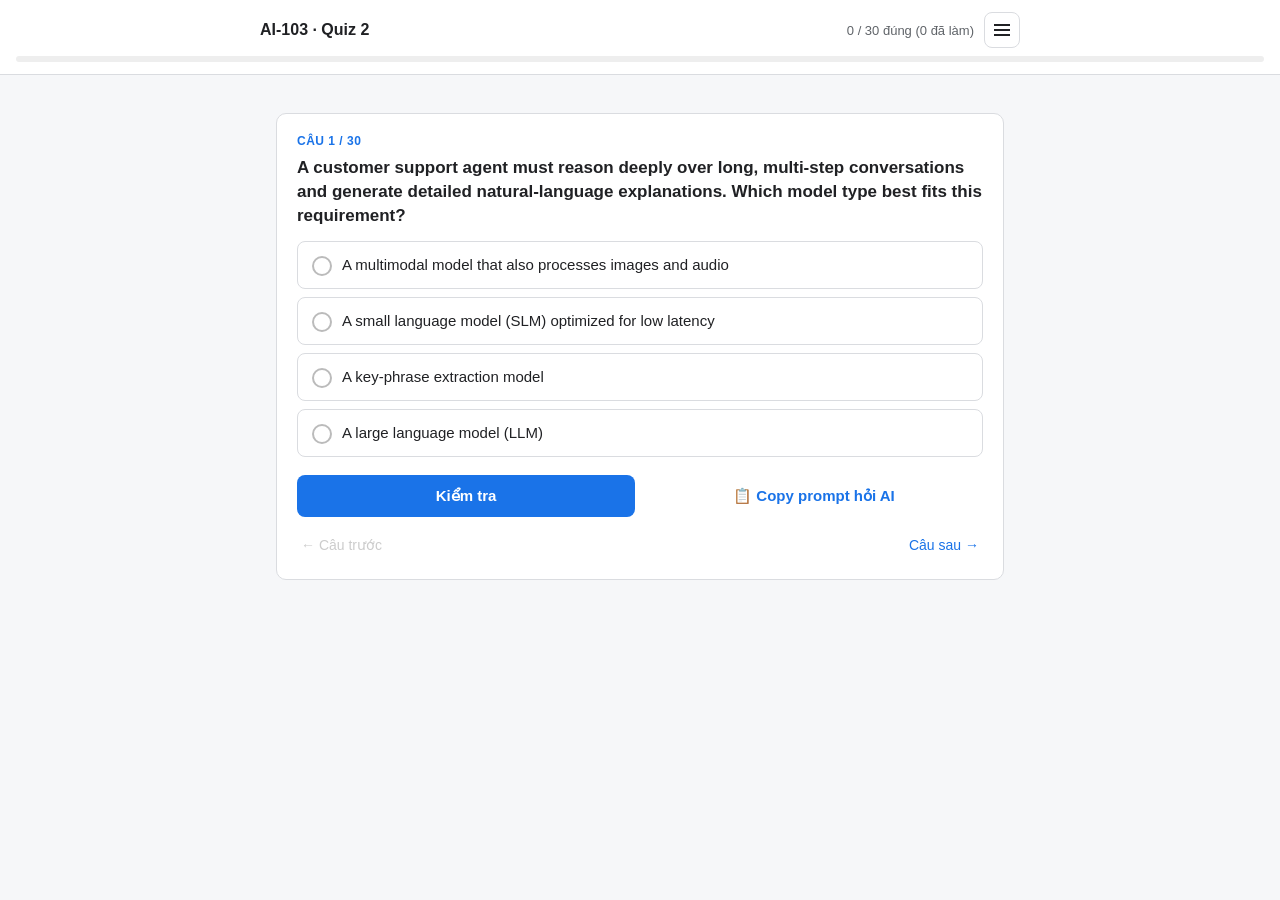
<file: quiz-2.html>
<!DOCTYPE html>
<html lang="vi">
<head>
<meta charset="UTF-8">
<meta name="viewport" content="width=device-width, initial-scale=1.0, maximum-scale=1.0">
<title>AI-103 Quiz 2 (30 câu)</title>
<style>
:root{
  --green:#1e8e3e; --green-bg:#e6f4ea;
  --red:#d93025; --red-bg:#fce8e6;
  --blue:#1a73e8; --gray:#5f6368; --border:#dadce0;
}
*{box-sizing:border-box;}
body{
  font-family: -apple-system, Segoe UI, Roboto, Helvetica, Arial, sans-serif;
  background:#f6f7f9; margin:0; padding:0; color:#202124;
}
.wrap{max-width:760px; margin:0 auto; padding:20px 16px 60px;}
header{position:sticky; top:0; background:#fff; border-bottom:1px solid var(--border); padding:12px 16px; z-index:5;}
header .top{display:flex; justify-content:space-between; align-items:center; max-width:760px; margin:0 auto;}
header h1{font-size:16px; margin:0;}
.progress-bar{height:6px; background:#eee; border-radius:4px; margin-top:8px; overflow:hidden;}
.progress-fill{height:100%; background:var(--blue); width:0%; transition:width .2s;}
.score{font-size:13px; color:var(--gray);}
.card{background:#fff; border:1px solid var(--border); border-radius:10px; padding:20px; margin-top:18px;}
.qnum{font-size:12px; color:var(--blue); font-weight:600; text-transform:uppercase; letter-spacing:.5px;}
.qtext{font-size:17px; font-weight:600; margin:8px 0 14px; line-height:1.4;}
.hint{font-size:13px; color:var(--gray); margin-bottom:10px;}
.option{
  display:flex; align-items:flex-start; gap:10px;
  border:1px solid var(--border); border-radius:8px; padding:12px 14px; margin-bottom:8px;
  cursor:pointer; transition:background .15s, border-color .15s;
}
.option:hover{background:#f1f4fd;}
.option .mark{
  flex:0 0 20px; height:20px; border:2px solid #bbb; border-radius:50%;
  display:flex; align-items:center; justify-content:center; font-size:12px; color:#fff; margin-top:2px;
}
.option.multi .mark{border-radius:4px;}
.option.selected .mark{background:var(--blue); border-color:var(--blue);}
.option.correct{background:var(--green-bg); border-color:var(--green);}
.option.correct .mark{background:var(--green); border-color:var(--green);}
.option.incorrect{background:var(--red-bg); border-color:var(--red);}
.option.incorrect .mark{background:var(--red); border-color:var(--red);}
.option .label{font-size:15px; line-height:1.4;}
.statement{border:1px solid var(--border); border-radius:8px; padding:12px 14px; margin-bottom:10px;}
.statement .stext{font-size:15px; margin-bottom:10px;}
.tfbtns{display:flex; gap:8px;}
.tfbtn{flex:1; padding:8px 0; text-align:center; border:1px solid var(--border); border-radius:6px; cursor:pointer; font-size:14px; font-weight:600; color:var(--gray);}
.tfbtn:hover{background:#f1f4fd;}
.tfbtn.selected{border-color:var(--blue); color:var(--blue); background:#eaf1fe;}
.tfbtn.correct{background:var(--green-bg); border-color:var(--green); color:var(--green);}
.tfbtn.incorrect{background:var(--red-bg); border-color:var(--red); color:var(--red);}
.matchrow{display:flex; justify-content:space-between; align-items:center; gap:10px; border:1px solid var(--border); border-radius:8px; padding:10px 14px; margin-bottom:8px;}
.matchrow .desc{font-size:14px; flex:1;}
select{
  font-size:14px; padding:6px 8px; border-radius:6px; border:1px solid var(--border); background:#fff; min-width:180px;
}
.matchrow.correct{background:var(--green-bg); border-color:var(--green);}
.matchrow.incorrect{background:var(--red-bg); border-color:var(--red);}
.orderitem{display:flex; align-items:center; gap:12px; border:1px solid var(--border); border-radius:8px; padding:10px 14px; margin-bottom:8px;}
.orderitem .otext{flex:1; font-size:14px;}
.orderitem.correct{background:var(--green-bg); border-color:var(--green);}
.orderitem.incorrect{background:var(--red-bg); border-color:var(--red);}
.fillrow{margin-bottom:12px; font-size:15px; line-height:1.6;}
.fillrow select{margin:0 4px;}
.fillrow.correct select{background:var(--green-bg); border-color:var(--green);}
.fillrow.incorrect select{background:var(--red-bg); border-color:var(--red);}
.actions{display:flex; gap:10px; margin-top:18px;}
button.act{
  flex:1; padding:12px 0; border-radius:8px; border:none; font-size:15px; font-weight:600; cursor:pointer;
}
.btn-check{background:var(--blue); color:#fff;}
.btn-check:disabled{background:#c7d4f5; cursor:not-allowed;}
.btn-next{background:#202124; color:#fff;}
.explain{
  margin-top:16px; padding:14px 16px; border-radius:8px; background:#fff8e1; border:1px solid #f2d675;
  font-size:14px; line-height:1.55; display:none;
}
.explain.show{display:block;}
.explain b{color:#8a6d00;}
.result-badge{display:inline-block; padding:2px 10px; border-radius:12px; font-size:12px; font-weight:700; margin-bottom:8px;}
.result-badge.ok{background:var(--green-bg); color:var(--green);}
.result-badge.no{background:var(--red-bg); color:var(--red);}
.navrow{display:flex; justify-content:space-between; margin-top:14px;}
.navrow button{background:none; border:none; color:var(--blue); font-size:14px; cursor:pointer; padding:6px 4px;}
.navrow button:disabled{color:#ccc; cursor:not-allowed;}
.finalscreen{text-align:center; padding:40px 20px;}
.finalscreen h2{font-size:24px;}
.finalscreen .big{font-size:48px; font-weight:800; color:var(--blue); margin:10px 0;}
.jumpgrid{display:grid; grid-template-columns:repeat(5,1fr); gap:8px;}
.jumpgrid button{aspect-ratio:1; border-radius:6px; border:1px solid var(--border); background:#fff; font-size:13px; cursor:pointer;}
.jumpgrid button.done-ok{background:var(--green-bg); border-color:var(--green); color:var(--green);}
.jumpgrid button.done-no{background:var(--red-bg); border-color:var(--red); color:var(--red);}
.jumpgrid button.current{outline:2px solid var(--blue);}

.hamburger{
  background:none; border:1px solid var(--border); border-radius:8px; width:36px; height:36px;
  display:flex; align-items:center; justify-content:center; cursor:pointer; flex:0 0 auto;
}
.hamburger span{display:block; width:16px; height:2px; background:#202124; position:relative;}
.hamburger span::before, .hamburger span::after{content:''; position:absolute; left:0; width:16px; height:2px; background:#202124;}
.hamburger span::before{top:-5px;} .hamburger span::after{top:5px;}

.sidebar-overlay{
  position:fixed; inset:0; background:rgba(0,0,0,.45); z-index:30; display:none;
}
.sidebar-overlay.open{display:block;}
.sidebar{
  position:fixed; top:0; right:-300px; width:280px; max-width:82vw; height:100%;
  background:#fff; z-index:40; box-shadow:-2px 0 12px rgba(0,0,0,.15);
  transition:right .25s ease; overflow-y:auto; padding:16px;
}
.sidebar.open{right:0;}
.sidebar-header{display:flex; justify-content:space-between; align-items:center; margin-bottom:14px;}
.sidebar-header h2{font-size:15px; margin:0;}
.sidebar-close{background:none; border:none; font-size:22px; line-height:1; cursor:pointer; color:var(--gray); padding:0 4px;}
.sidebar-legend{display:flex; gap:12px; font-size:11px; color:var(--gray); margin-bottom:12px; flex-wrap:wrap;}
.sidebar-legend span{display:inline-flex; align-items:center; gap:4px;}
.legend-dot{width:10px; height:10px; border-radius:3px; display:inline-block;}
.legend-dot.ok{background:var(--green-bg); border:1px solid var(--green);}
.legend-dot.no{background:var(--red-bg); border:1px solid var(--red);}
.legend-dot.none{background:#fff; border:1px solid var(--border);}

@media (max-width:480px){
  .wrap{padding:14px 12px 40px;}
  .card{padding:16px 14px;}
  .qtext{font-size:16px;}
  .option{padding:11px 12px;}
  .option .label{font-size:14px;}
  .actions{flex-direction:column;}
  header h1{font-size:15px;}
  .score{font-size:12px;}
}
.btn-copy{background:#fff; color:var(--blue); border:1px solid var(--blue);}
.btn-copy:hover{background:#eaf1fe;}
.copy-toast{
  position:fixed; bottom:24px; left:50%; transform:translateX(-50%);
  background:#202124; color:#fff; padding:10px 18px; border-radius:20px; font-size:13px;
  opacity:0; transition:opacity .25s; pointer-events:none; z-index:50;
}
.copy-toast.show{opacity:1;}
</style>
</head>
<body>
<header>
  <div class="top">
    <h1>AI-103 · Quiz 2</h1>
    <div style="display:flex; align-items:center; gap:10px;">
      <div class="score" id="scoreLabel">0 / 30 đúng</div>
      <button class="hamburger" onclick="openSidebar()" aria-label="Danh sách câu hỏi"><span></span></button>
    </div>
  </div>
  <div class="progress-bar"><div class="progress-fill" id="progressFill"></div></div>
</header>

<div class="wrap">
  <div id="quizArea"></div>
</div>

<div class="sidebar-overlay" id="sidebarOverlay" onclick="closeSidebar()"></div>
<div class="sidebar" id="sidebar">
  <div class="sidebar-header">
    <h2>Danh sách câu hỏi</h2>
    <button class="sidebar-close" onclick="closeSidebar()">&times;</button>
  </div>
  <div class="sidebar-legend">
    <span><span class="legend-dot ok"></span>Đúng</span>
    <span><span class="legend-dot no"></span>Sai</span>
    <span><span class="legend-dot none"></span>Chưa làm</span>
  </div>
  <div class="jumpgrid" id="jumpGrid"></div>
</div>

<div class="copy-toast" id="copyToast">Đã copy prompt vào clipboard ✓</div>

<script>
/* =========================================================
   AI-103 Quiz 2
   Biên soạn lại theo các chủ đề/khái niệm thường gặp trong đề thi
   AI-103 (không sao chép nguyên văn từ nguồn bên thứ ba).
   type: single | multi | tf | match | order | fill
   ========================================================= */
const quizData = [
{id:1, type:"single", text:"A customer support agent must reason deeply over long, multi-step conversations and generate detailed natural-language explanations. Which model type best fits this requirement?",
 options:["A multimodal model that also processes images and audio","A small language model (SLM) optimized for low latency","A key-phrase extraction model","A large language model (LLM)"],
 correct:3,
 explain:"LLM phù hợp nhất cho việc reasoning nhiều bước và tạo văn bản giải thích chi tiết. SLM đánh đổi khả năng reasoning sâu để lấy tốc độ/chi phí thấp hơn — không phù hợp khi cần suy luận phức tạp. Multimodal model thêm khả năng xử lý ảnh/âm thanh nhưng không cần thiết ở đây. Key-phrase extraction chỉ là tác vụ NLP hẹp, không phải model sinh văn bản reasoning."},

{id:2, type:"single", text:"An agent needs to answer complex questions that require breaking the question into multiple sub-queries, using conversation history to guide retrieval, and running sub-queries in parallel to reduce latency. Which retrieval approach fits best?",
 options:["Sequential iterative retrieval that retrieves one chunk at a time","Chain-of-thought prompting without any retrieval step","Agentic RAG that decomposes and parallelizes retrieval","Classic single-shot RAG"],
 correct:2,
 explain:"Agentic RAG chia nhỏ câu hỏi phức tạp thành nhiều sub-query, dùng lịch sử hội thoại để định hướng truy vấn, và có thể chạy song song để giảm độ trễ — khớp với cả 3 yêu cầu. Classic RAG chỉ truy xuất một lần (single-shot), không chia nhỏ. Iterative retrieval là tuần tự, không song song. Chain-of-thought là kỹ thuật prompting, không phải phương pháp truy xuất dữ liệu.",},

{id:3, type:"single", text:"A retail company wants its support agent to answer questions only about the company's own products, using PDF catalogs stored privately in Azure Blob Storage. The agent must retrieve relevant passages using semantic and vector search. Which service should be used as the retrieval layer?",
 options:["Azure Translator in Foundry Tools","Grounding with Bing Search","Azure AI Search","Azure AI Document Intelligence"],
 correct:2,
 explain:"Azure AI Search cung cấp index có semantic/vector search để agent truy xuất nội dung riêng tư (PDF nội bộ). Bing Search grounding chỉ tìm trên internet công khai, không index tài liệu riêng. Translator chỉ dịch ngôn ngữ. Document Intelligence trích xuất nội dung từ tài liệu nhưng không phải lớp truy xuất/index cho RAG."},

{id:4, type:"single", text:"A team is indexing PDFs that contain embedded images. They want the built-in OCR skill in an Azure AI Search skillset to process text inside those images. Which indexing approach correctly feeds images into the OCR skill?",
 options:["Use an indexer to extract image data into a normalized_images collection","Use a Shaper skill to restructure the OCR input","Run the OCR skill directly against the raw content field of the index","Use outputFieldMappings to write image data to a searchable field"],
 correct:0,
 explain:"OCR skill có sẵn của Azure AI Search cần input là normalized_images collection, được tạo ra khi indexer trích xuất ảnh nhúng trong tài liệu. Shaper skill chỉ tái cấu trúc dữ liệu, không trích ảnh. Chạy OCR trực tiếp trên content field sẽ không hoạt động vì đó là text, không phải ảnh. outputFieldMappings dùng để ghi kết quả ra field cuối, không phải bước trích ảnh đầu vào."},

{id:5, type:"single", text:"A responsible AI reviewer wants an agent to automatically detect and mask any personal information (names, phone numbers, emails) appearing in generated responses before they reach the end user. Which safeguard should be configured?",
 options:["A content safety filter for violence and hate speech only","PII detection and redaction on model output","A rate limit on requests per minute","A larger context window for the model"],
 correct:1,
 explain:"PII detection và redaction được thiết kế riêng để phát hiện và ẩn thông tin cá nhân trong output. Content safety filter cho violence/hate không xử lý PII. Rate limit và context window không liên quan tới việc bảo vệ dữ liệu cá nhân."},

{id:6, type:"single", text:"A team wants to give a Microsoft Foundry agent access to internal ticketing data. They want the agent to discover and call available operations from a remote service dynamically, without hardcoding every function signature in the agent's code. Which mechanism fits best?",
 options:["Model Context Protocol (MCP) tool integration","A fixed system prompt describing every operation in text","A single hardcoded function tool per operation","Increasing the model's temperature setting"],
 correct:0,
 explain:"MCP cho phép agent khám phá và gọi tool từ một server từ xa một cách linh hoạt tại runtime, không cần viết cứng từng function. Mô tả trong system prompt không đảm bảo agent gọi đúng API thực tế. Hardcode từng function tool đi ngược lại yêu cầu 'không cần viết cứng'. Temperature không liên quan tới việc tích hợp tool."},

{id:7, type:"single", text:"An architect is designing a multi-agent pipeline where a triage agent must send each request to exactly one of several specialist agents based on the request's classification. Which orchestration pattern fits best?",
 options:["Sequential orchestration where every agent always runs in a fixed order","Handoff orchestration with routing based on classification","Concurrent orchestration where all agents run in parallel regardless of topic","Running all agents on every request and picking the longest response"],
 correct:1,
 explain:"Handoff orchestration cho phép chuyển yêu cầu tới đúng agent chuyên biệt dựa trên phân loại/context — đúng với yêu cầu 'gửi tới đúng 1 agent'. Sequential orchestration luôn chạy agent theo thứ tự cố định bất kể nội dung. Concurrent chạy song song tất cả, lãng phí tài nguyên khi chỉ cần một agent xử lý. Chạy tất cả rồi chọn response dài nhất không phải là logic routing hợp lý."},

{id:8, type:"single", text:"A team is choosing between fine-tuning a model and using retrieval augmented generation (RAG) for a support assistant that needs up-to-date product prices that change daily. Which approach is more appropriate and why?",
 options:["Fine-tuning, because it permanently embeds facts into model weights","RAG, because it injects current knowledge at inference time without retraining","Fine-tuning, because it is cheaper to update than a search index","Neither approach can handle frequently changing information"],
 correct:1,
 explain:"RAG lấy dữ liệu mới nhất tại thời điểm truy vấn (runtime), phù hợp với dữ liệu thay đổi hàng ngày như giá sản phẩm. Fine-tuning yêu cầu train lại mỗi khi dữ liệu đổi — tốn kém và chậm hơn nhiều so với cập nhật index. Cả hai phương pháp đều xử lý được thông tin động, nhưng RAG hiệu quả hơn nhiều trong trường hợp này."},

{id:9, type:"multi", text:"A team is setting up a Content Understanding analyzer to process scanned troubleshooting guides with two-column layouts and tables. Which capabilities should they rely on to correctly extract structured field values?", note:"Chọn 2 đáp án",
 options:["A field schema that defines the fields to extract from the document","A layout-aware analyzer that understands tables and multi-column pages","Deleting all table structures before indexing so text stays linear","Ignoring page layout information entirely and processing raw OCR text only"],
 correct:[0,1],
 explain:"Field schema định nghĩa cụ thể field cần trích xuất, còn layout-aware analyzer hiểu được bảng biểu/nhiều cột để không làm lẫn lộn thứ tự đọc. Xoá cấu trúc bảng hoặc bỏ qua layout sẽ làm mất thông tin quan trọng và gây sai lệch khi trích xuất từ tài liệu phức tạp."},

{id:10, type:"single", text:"An organization must ensure an agent's tool-calling behavior requires human approval before any action that modifies external data (e.g., creating a ticket). Which configuration addresses this requirement?",
 options:["Disable all function tools for the agent","Configure an approval mode that requires confirmation before tool execution","Increase the agent's temperature so it asks more questions","Remove the agent's access to conversation history"],
 correct:1,
 explain:"Approval mode cho tool cho phép yêu cầu xác nhận của con người trước khi thực thi hành động có tác động (như tạo ticket) — đúng yêu cầu. Tắt hết tool sẽ làm agent mất khả năng hành động hoàn toàn, không phải giải pháp mong muốn. Temperature và conversation history không liên quan tới việc kiểm soát quyền thực thi tool."},

{id:11, type:"single", text:"A team wants to reduce the risk of an agent 'hallucinating' facts by ensuring every claim in its response is backed by a retrieved source document, and users can click through to that source. What best supports this requirement?",
 options:["Increasing the model's max output tokens","Grounding responses in retrieved content with citations back to source documents","Lowering the temperature to zero only","Switching to a smaller, faster model"],
 correct:1,
 explain:"Grounding kết hợp với citation đảm bảo mỗi câu trả lời được neo vào tài liệu nguồn cụ thể mà người dùng có thể kiểm tra lại — trực tiếp giảm hallucination và tăng độ tin cậy. Tăng max tokens, giảm temperature về 0, hay đổi sang model nhỏ hơn không đảm bảo tính đúng đắn hay khả năng truy vết nguồn."},

{id:12, type:"single", text:"A developer needs a single Azure resource that provides the broadest feature availability and tightest integration when building solutions that use the Voice Live API. Which resource type should they choose?",
 options:["A generic Cognitive Services multi-service resource created outside Foundry","A Microsoft Foundry resource","A storage account configured for audio files","An Azure Kubernetes Service cluster"],
 correct:1,
 explain:"Microsoft Foundry resource được khuyến nghị vì cung cấp đầy đủ tính năng và tích hợp tốt nhất với hệ sinh thái Foundry cho các workload dùng Voice Live API. Storage account hay AKS cluster không phải là resource cung cấp API này; multi-service resource ngoài Foundry không có mức tích hợp tương đương."},

{id:13, type:"single", text:"A solution must classify incoming support tickets into categories and then route each ticket to a different specialist agent using a switch-style pattern, without duplicating the same conditional logic for every possible category. What design technique best supports this?",
 options:["Hardcode a separate if/else branch manually for every category","Use factory functions that generate a condition checker per category value","Run every specialist agent on every ticket and keep only the first response","Store the category as free text and let the model guess the route each time"],
 correct:1,
 explain:"Factory function tạo ra logic điều kiện có thể tái sử dụng cho từng giá trị phân loại, tránh viết lặp lại code branching. Viết tay từng nhánh if/else cho mỗi category sẽ khó bảo trì khi số category tăng lên. Chạy tất cả agent rồi chỉ giữ response đầu tiên lãng phí tài nguyên. Để model tự đoán route mỗi lần thiếu kiểm soát và không đáng tin cậy."},

{id:14, type:"single", text:"A team needs to generate a short promotional video clip directly from a written creative brief, without filming any footage. Which Azure AI capability fits this need?",
 options:["Object detection on existing video footage","Video generation from text prompts","Speech-to-text transcription of an existing video's audio track","Image classification of video thumbnails"],
 correct:1,
 explain:"Video generation model tạo video mới hoàn toàn từ prompt văn bản, đúng yêu cầu không cần quay phim thật. Object detection và image classification chỉ phân tích nội dung có sẵn, không tạo mới. Speech-to-text chỉ chuyển âm thanh có sẵn thành văn bản."},

{id:15, type:"single", text:"An application submits a request to an asynchronous Content Understanding analyzer and receives an operation ID with status 'running'. What should the application do to obtain the final result?",
 options:["Immediately assume the operation failed and retry from scratch","Poll the operation status endpoint using the operation ID until it completes","Resubmit the same original request repeatedly with new content","Delete the analyzer and create a new one to force completion"],
 correct:1,
 explain:"Với thao tác bất đồng bộ, ứng dụng cần poll (kiểm tra định kỳ) trạng thái bằng operation ID cho tới khi hoàn tất, thay vì coi là lỗi ngay, gửi lại request gốc, hay xoá/tạo lại analyzer."},

{id:16, type:"single", text:"A healthcare provider wants to detect the language of incoming patient messages that could arrive in any of several languages, before routing each message to the right language-specific workflow. Which Azure AI Language capability fits this need?",
 options:["Key phrase extraction","Language detection","Text summarization","Entity linking"],
 correct:1,
 explain:"Language detection xác định ngôn ngữ của văn bản đầu vào, cho phép định tuyến tới workflow phù hợp. Key phrase extraction, summarization, và entity linking là các tác vụ NLP khác, không xác định ngôn ngữ."},

{id:17, type:"single", text:"A team building a customer-facing voice assistant wants specific product names to be pronounced correctly and wants to control pitch and speaking rate for a more natural voice. Which technology should they use to control this?",
 options:["A JSON configuration file sent as the chat message role","SSML markup applied to the speech synthesis request","A higher temperature setting on the underlying model","A larger max_tokens value in the completion request"],
 correct:1,
 explain:"SSML cho phép kiểm soát phát âm ngữ âm và prosody (pitch, tốc độ nói) trong tổng hợp giọng nói. Role trong chat message chỉ đánh dấu người nói (user/assistant), không liên quan tới giọng nói. Temperature và max_tokens là tham số của model sinh văn bản, không điều khiển được cách phát âm giọng nói."},

{id:18, type:"single", text:"A document processing pipeline must extract printed and handwritten text and detect the language of each individual line, from documents that have no predictable structure (mixed forms, notes, letters). Which Document Intelligence model fits best?",
 options:["A prebuilt invoice model","The general Read model","A prebuilt contract model","A custom classification model trained only on invoices"],
 correct:1,
 explain:"Read model chuyên trích xuất text in/viết tay và phát hiện ngôn ngữ theo dòng, phù hợp với tài liệu không có cấu trúc cố định. Invoice và contract model chỉ dành riêng cho loại tài liệu cụ thể đó. Custom classification model trên invoice không giải quyết được yêu cầu đọc text tổng quát trên tài liệu đa dạng."},

{id:19, type:"tf", text:"For each statement about model deployment in Microsoft Foundry, indicate True or False.",
 statements:[
  {text:"A standard deployment is confined to a single region, which can help satisfy data residency requirements.", answer:true},
  {text:"Every model in the Foundry catalog supports exactly the same set of deployment types.", answer:false},
  {text:"Provisioned throughput deployments reserve capacity, which can provide more predictable performance than pure pay-per-token billing.", answer:true},
  {text:"Once an agent is deployed, its underlying model deployment can never be changed or upgraded.", answer:false}
 ],
 explain:"1&3 True: standard deployment giới hạn 1 vùng (hỗ trợ data residency); provisioned throughput đặt trước công suất cho hiệu năng ổn định hơn. 2 False: các loại deployment hỗ trợ khác nhau tuỳ model, cần kiểm tra riêng từng model. 4 False: model deployment phía sau agent có thể thay đổi/nâng cấp theo thời gian."},

{id:20, type:"single", text:"A company runs adversarial red-team testing against its generative AI assistant and finds several prompts that reliably trigger unsafe output. What is the most appropriate next step?",
 options:["Delete the test results immediately so they don't leak", "Document the findings and review them with stakeholders to assess real-world risk and guide mitigation", "Use the findings only to write faster unit tests for latency", "Ignore the findings since the assistant passed most other tests"],
 correct:1,
 explain:"Kết quả red-team thành công cần được ghi lại và đánh giá cùng các bên liên quan để hiểu rủi ro thực tế và định hướng giảm thiểu — đây là quy trình responsible AI chuẩn. Xoá bỏ, bỏ qua, hay chỉ dùng cho latency test đều không tận dụng đúng giá trị của phát hiện an toàn này."},

{id:21, type:"single", text:"A workflow node needs to call an AI component and may receive back either a plain-language answer or a structured JSON object for the next node to consume. Which node type should be used?",
 options:["End node","Invoke node","Basic chat node","Flow/branch node only"],
 correct:1,
 explain:"Invoke node gọi trực tiếp một AI component/agent và có thể trả về text thường hoặc JSON có cấu trúc cho bước sau xử lý. End node chỉ kết thúc workflow. Basic chat hỗ trợ hội thoại người dùng. Flow/branch node chỉ quản lý luồng điều khiển, không tự gọi AI."},

{id:22, type:"single", text:"A pipeline has clearly defined, ordered stages where each stage's failure-handling has already been planned, and each stage builds on the previous stage's output. Which orchestration pattern is most suitable?",
 options:["Concurrent orchestration, since all stages should run at once", "Sequential orchestration, since stages run in a fixed, predictable order", "Dynamic agent selection, since the next stage should be chosen at runtime", "No orchestration, since stages don't need coordination"],
 correct:1,
 explain:"Sequential orchestration phù hợp khi các stage có vai trò rõ ràng, chạy theo thứ tự cố định, và lỗi/độ trễ từng bước đã được lên kế hoạch xử lý. Concurrent chạy song song không phù hợp khi các bước phụ thuộc lẫn nhau. Dynamic selection không cần thiết khi thứ tự đã cố định."},

{id:23, type:"single", text:"A team wants to keep the ability to review earlier versions of an agent workflow, compare what changed, and roll back if a recent update introduces a bug. Which capability supports this?",
 options:["Basic chat logging only", "Workflow versioning", "Increasing the model's temperature", "A larger conversation window"],
 correct:1,
 explain:"Versioning lưu lại các phiên bản trước của workflow, cho phép so sánh và khôi phục khi cần. Basic chat logging chỉ ghi lại hội thoại, không phải cấu hình workflow. Temperature và conversation window không liên quan tới quản lý phiên bản."},

{id:24, type:"multi", text:"Which of the following are valid reasons to add automatic language detection to a text-processing pipeline?", note:"Chọn 2 đáp án",
 options:["The pipeline receives free-form text from many different sources and the language of each entry is unknown in advance","The team wants to increase the maximum number of documents allowed per batch request","A chat application needs to determine a user's language early in the conversation to select the right response language","The team wants to compress text so each document stays under a character limit"],
 correct:[0,2],
 explain:"Language detection hữu ích khi ngôn ngữ đầu vào chưa biết trước (nguồn đa dạng) hoặc cần xác định ngôn ngữ người dùng sớm để phản hồi phù hợp. Nó không liên quan tới việc tăng giới hạn batch hay nén văn bản."},

{id:25, type:"single", text:"An agent framework must support tool use, persistent conversation history, and collaboration between multiple specialized agents within structured workflows. Which type of platform best matches this description?",
 options:["A dashboard-only reporting tool with scheduled exports", "A rules-only automation engine with no model-based reasoning", "An agent framework with structured workflows and extensible capabilities", "A storage service used only for archiving transcripts"],
 correct:2,
 explain:"Đây là mô tả đúng của một agent framework: hỗ trợ reasoning theo model, workflow có cấu trúc, tool use, lưu lịch sử hội thoại, và cộng tác đa agent. Các lựa chọn khác (dashboard, rules engine, storage service) đều thiếu ít nhất một trong các khả năng cốt lõi này."},

{id:26, type:"single", text:"A team needs to give an agent centrally-managed access to a growing, frequently changing set of external tools without having to edit the agent's code every time a tool is added or changed. What capability addresses this?",
 options:["Static API pinning to a fixed tool list", "Dynamic tool discovery at runtime", "Hardcoded wrapper functions per tool", "Running the agent only with local, offline tools"],
 correct:1,
 explain:"Dynamic tool discovery cho phép agent tìm và dùng tool khả dụng tại runtime, giảm việc phải sửa code agent mỗi khi danh sách tool thay đổi. Static pinning và hardcoded wrapper đòi hỏi cập nhật thủ công liên tục. Chỉ dùng tool offline không giải quyết được vấn đề mở rộng tool bên ngoài."},

{id:27, type:"single", text:"Before fine-tuning a model, a team skips measuring how the un-tuned base model performs on their task. What is the main risk of skipping this step?",
 options:["The fine-tuned model cannot be deployed afterward", "The team will have no baseline to judge whether fine-tuning actually improved or degraded performance", "JSONL training files cannot be validated without a baseline", "LoRA cannot be applied without a baseline measurement"],
 correct:1,
 explain:"Không có baseline, đội ngũ không thể xác định fine-tuning có thực sự cải thiện hiệu năng hay không, vì thiếu điểm tham chiếu để so sánh trước/sau. Việc deploy, validate JSONL hay áp dụng LoRA đều không phụ thuộc vào việc có baseline hay không."},

{id:28, type:"single", text:"A team wants a chatbot that stays strictly on one topic, uses a specific brand tone, and asks clarifying questions when details are missing — and they want to ship this behavior today without any model training or new infrastructure. What is the most appropriate approach?",
 options:["Fine-tuning the model on brand-voice examples", "Prompt engineering with clear instructions and examples", "Training a new model from scratch", "Retrieval augmented generation using an external knowledge base"],
 correct:1,
 explain:"Prompt engineering cho phép định hình hành vi, giọng văn, và cách hỏi lại chỉ bằng hướng dẫn — triển khai ngay không cần training hay hạ tầng mới. Fine-tuning và training from scratch cần thời gian/tài nguyên. RAG hữu ích khi cần kiến thức ngoài, không phải để kiểm soát tông giọng/hành vi ngay lập tức."},

{id:29, type:"single", text:"A semantic search feature needs to compare the meaning of two passages mathematically, rather than by exact keyword match. How is each passage's meaning typically represented for this comparison?",
 options:["As a compressed ZIP archive of the raw text", "As a vector of floating-point numbers (an embedding)", "As a bitmap image rendering of the text", "As a fixed list of keyword tags only"],
 correct:1,
 explain:"Embedding biểu diễn ý nghĩa văn bản dưới dạng vector số thực, cho phép so sánh ngữ nghĩa bằng phép toán (ví dụ cosine similarity). Archive, bitmap, hay keyword tag list không cung cấp khả năng so sánh ngữ nghĩa liên tục như vậy."},

{id:30, type:"single", text:"A content moderation report summarizes results as a 'defect rate' for a generative AI system. What does that metric represent?",
 options:["The average length of unsafe responses in tokens", "The percentage of responses that exceed a chosen severity threshold for harm", "The number of prompts submitted per minute during testing", "The percentage of prompts that included a reference answer"],
 correct:1,
 explain:"Defect rate thể hiện tỷ lệ % phản hồi vượt qua ngưỡng mức độ nghiêm trọng (severity threshold) đã chọn cho một loại harm cụ thể. Nó không đo độ dài phản hồi, tốc độ gửi prompt, hay tỷ lệ có đáp án tham chiếu."}
];

/* =========================================================
   STATE & RENDER LOGIC
   ========================================================= */
let current = 0;
let answered = new Array(quizData.length).fill(null); // null | true | false (correct?)
let userSel = new Array(quizData.length).fill(null);

const quizArea = document.getElementById('quizArea');
const scoreLabel = document.getElementById('scoreLabel');
const progressFill = document.getElementById('progressFill');
const jumpGrid = document.getElementById('jumpGrid');

function buildJumpGrid(){
  jumpGrid.innerHTML = '';
  quizData.forEach((q,i)=>{
    const b = document.createElement('button');
    b.textContent = i+1;
    b.onclick = ()=>{ current = i; render(); closeSidebar(); };
    jumpGrid.appendChild(b);
  });
}

function updateHeader(){
  const answeredCount = answered.filter(a=>a!==null).length;
  const correctCount = answered.filter(a=>a===true).length;
  scoreLabel.textContent = correctCount + ' / ' + quizData.length + ' đúng (' + answeredCount + ' đã làm)';
  progressFill.style.width = (answeredCount/quizData.length*100) + '%';
  Array.from(jumpGrid.children).forEach((b,i)=>{
    b.classList.remove('done-ok','done-no','current');
    if(answered[i]===true) b.classList.add('done-ok');
    else if(answered[i]===false) b.classList.add('done-no');
    if(i===current) b.classList.add('current');
  });
}

function shuffle(arr){
  const a = arr.slice();
  for(let i=a.length-1;i>0;i--){
    const j = Math.floor(Math.random()*(i+1));
    [a[i],a[j]]=[a[j],a[i]];
  }
  return a;
}

function render(){
  const q = quizData[current];
  const isDone = answered[current] !== null;
  let html = '<div class="card">';
  html += '<div class="qnum">Câu ' + (current+1) + ' / ' + quizData.length + '</div>';
  html += '<div class="qtext">' + q.text + '</div>';
  if(q.note) html += '<div class="hint">' + q.note + '</div>';

  if(q.type === 'single' || q.type === 'multi'){
    html += '<div id="optList">';
    q.options.forEach((opt,i)=>{
      html += '<div class="option ' + (q.type==='multi'?'multi':'') + '" data-i="'+i+'" onclick="toggleOption('+i+')"><div class="mark"></div><div class="label">'+opt+'</div></div>';
    });
    html += '</div>';
  } else if(q.type === 'tf'){
    html += '<div id="tfList">';
    q.statements.forEach((s,i)=>{
      html += '<div class="statement" data-i="'+i+'"><div class="stext">'+s.text+'</div><div class="tfbtns">'+
        '<div class="tfbtn" data-val="true" onclick="setTF('+i+',true)">True / Đúng</div>'+
        '<div class="tfbtn" data-val="false" onclick="setTF('+i+',false)">False / Sai</div>'+
        '</div></div>';
    });
    html += '</div>';
  } else if(q.type === 'match'){
    html += '<div id="matchList">';
    q.rows.forEach((r,i)=>{
      html += '<div class="matchrow" data-i="'+i+'"><div class="desc">'+r.desc+'</div><select onchange="setMatch('+i+',this.value)"><option value="">-- chọn --</option>';
      q.pool.forEach(p=>{ html += '<option value="'+p+'">'+p+'</option>'; });
      html += '</select></div>';
    });
    html += '</div>';
  } else if(q.type === 'order'){
    if(!q._display) q._display = shuffle(q.correctOrder);
    html += '<div id="orderList">';
    q._display.forEach((text,i)=>{
      html += '<div class="orderitem" data-text="'+encodeURIComponent(text)+'"><select onchange="setOrder(this)"><option value="">#</option>';
      for(let n=1;n<=q.correctOrder.length;n++) html += '<option value="'+n+'">'+n+'</option>';
      html += '</select><div class="otext">'+text+'</div></div>';
    });
    html += '</div>';
  } else if(q.type === 'fill'){
    html += '<div id="fillList">';
    q.blanks.forEach((b,i)=>{
      html += '<div class="fillrow" data-i="'+i+'">'+ (b.prefix?b.prefix+' ':'') +
        '<select onchange="setFill('+i+',this.value)"><option value="">-- chọn --</option>';
      b.options.forEach(o=>{ html += '<option value="'+o+'">'+o+'</option>'; });
      html += '</select> ' + (b.suffix||'') + '</div>';
    });
    html += '</div>';
  }

  html += '<div class="explain" id="explainBox"><b>Giải thích:</b><br>' + q.explain + '</div>';
  html += '<div class="actions">';
  html += '<button class="act btn-check" id="checkBtn" onclick="checkAnswer()">Kiểm tra</button>';
  html += '<button class="act btn-copy" onclick="copyPrompt()">📋 Copy prompt hỏi AI</button>';
  html += '</div>';
  html += '<div class="navrow"><button onclick="goPrev()" '+(current===0?'disabled':'')+'>&larr; Câu trước</button><button onclick="goNext()" '+(current===quizData.length-1?'disabled':'')+'>Câu sau &rarr;</button></div>';
  html += '</div>';

  quizArea.innerHTML = html;

  // restore state if already answered
  if(isDone){
    restoreState(q);
  }
  updateHeader();
}

function toggleOption(i){
  const q = quizData[current];
  if(answered[current] !== null) return;
  if(!userSel[current]) userSel[current] = q.type==='multi' ? new Set() : null;
  const els = document.querySelectorAll('#optList .option');
  if(q.type === 'single'){
    userSel[current] = i;
    els.forEach(e=>e.classList.remove('selected'));
    els[i].classList.add('selected');
  } else {
    if(userSel[current].has(i)) userSel[current].delete(i);
    else userSel[current].add(i);
    els[i].classList.toggle('selected');
  }
}

function setTF(i,val){
  if(answered[current] !== null) return;
  if(!userSel[current]) userSel[current] = {};
  userSel[current][i] = val;
  const stmt = document.querySelectorAll('#tfList .statement')[i];
  stmt.querySelectorAll('.tfbtn').forEach(b=>b.classList.remove('selected'));
  stmt.querySelector('.tfbtn[data-val="'+val+'"]').classList.add('selected');
}

function setMatch(i,val){
  if(!userSel[current]) userSel[current] = {};
  userSel[current][i] = val;
}

function setOrder(sel){
  if(!userSel[current]) userSel[current] = {};
  const item = sel.closest('.orderitem');
  const text = decodeURIComponent(item.getAttribute('data-text'));
  userSel[current][text] = sel.value;
}

function setFill(i,val){
  if(!userSel[current]) userSel[current] = {};
  userSel[current][i] = val;
}

function checkAnswer(){
  const q = quizData[current];
  if(answered[current] !== null) return;
  let isCorrect = false;

  if(q.type === 'single'){
    const sel = userSel[current];
    if(sel === null || sel === undefined){ alert('Hãy chọn một đáp án.'); return; }
    isCorrect = (sel === q.correct);
    const els = document.querySelectorAll('#optList .option');
    els.forEach((e,i)=>{
      if(i === q.correct) e.classList.add('correct');
      else if(i === sel) e.classList.add('incorrect');
    });
  } else if(q.type === 'multi'){
    const sel = userSel[current] || new Set();
    if(sel.size === 0){ alert('Hãy chọn các đáp án.'); return; }
    const correctSet = new Set(q.correct);
    isCorrect = sel.size === correctSet.size && [...sel].every(x=>correctSet.has(x));
    const els = document.querySelectorAll('#optList .option');
    els.forEach((e,i)=>{
      if(correctSet.has(i)) e.classList.add('correct');
      else if(sel.has(i)) e.classList.add('incorrect');
    });
  } else if(q.type === 'tf'){
    const sel = userSel[current] || {};
    if(Object.keys(sel).length < q.statements.length){ alert('Hãy chọn True/False cho tất cả.'); return; }
    isCorrect = true;
    const stmts = document.querySelectorAll('#tfList .statement');
    q.statements.forEach((s,i)=>{
      const userVal = sel[i];
      const ok = (userVal === s.answer);
      if(!ok) isCorrect = false;
      const btn = stmts[i].querySelector('.tfbtn[data-val="'+s.answer+'"]');
      btn.classList.add('correct');
      if(!ok){
        const wrongBtn = stmts[i].querySelector('.tfbtn[data-val="'+userVal+'"]');
        if(wrongBtn) wrongBtn.classList.add('incorrect');
      }
    });
  } else if(q.type === 'match'){
    const sel = userSel[current] || {};
    if(Object.keys(sel).length < q.rows.length){ alert('Hãy chọn cho tất cả các dòng.'); return; }
    isCorrect = true;
    const rows = document.querySelectorAll('#matchList .matchrow');
    q.rows.forEach((r,i)=>{
      const ok = sel[i] === r.correct;
      if(!ok) isCorrect = false;
      rows[i].classList.add(ok?'correct':'incorrect');
      const select = rows[i].querySelector('select');
      select.disabled = true;
      if(!ok){
        const hintSpan = document.createElement('div');
        hintSpan.style.fontSize='12px'; hintSpan.style.color='#1e8e3e'; hintSpan.style.marginTop='4px';
        hintSpan.textContent = 'Đáp án đúng: ' + r.correct;
        rows[i].appendChild(hintSpan);
      }
    });
  } else if(q.type === 'order'){
    const sel = userSel[current] || {};
    if(Object.keys(sel).length < q.correctOrder.length || Object.values(sel).some(v=>!v)){ alert('Hãy chọn số thứ tự cho tất cả.'); return; }
    isCorrect = true;
    const items = document.querySelectorAll('#orderList .orderitem');
    items.forEach(item=>{
      const text = decodeURIComponent(item.getAttribute('data-text'));
      const correctPos = q.correctOrder.indexOf(text) + 1;
      const userPos = parseInt(sel[text]);
      const ok = (userPos === correctPos);
      if(!ok) isCorrect = false;
      item.classList.add(ok?'correct':'incorrect');
      item.querySelector('select').disabled = true;
      if(!ok){
        const hintSpan = document.createElement('span');
        hintSpan.style.fontSize='12px'; hintSpan.style.color='#1e8e3e'; hintSpan.style.marginLeft='8px';
        hintSpan.textContent = '(đúng: #' + correctPos + ')';
        item.appendChild(hintSpan);
      }
    });
  } else if(q.type === 'fill'){
    const sel = userSel[current] || {};
    if(Object.keys(sel).length < q.blanks.length || Object.values(sel).some(v=>!v)){ alert('Hãy chọn cho tất cả các ô trống.'); return; }
    isCorrect = true;
    const rows = document.querySelectorAll('#fillList .fillrow');
    q.blanks.forEach((b,i)=>{
      const ok = sel[i] === b.correct;
      if(!ok) isCorrect = false;
      rows[i].classList.add(ok?'correct':'incorrect');
      rows[i].querySelector('select').disabled = true;
      if(!ok){
        const hintSpan = document.createElement('span');
        hintSpan.style.fontSize='12px'; hintSpan.style.color='#1e8e3e'; hintSpan.style.marginLeft='6px';
        hintSpan.textContent = '(đúng: ' + b.correct + ')';
        rows[i].appendChild(hintSpan);
      }
    });
  }

  answered[current] = isCorrect;
  document.getElementById('checkBtn').disabled = true;
  document.getElementById('explainBox').classList.add('show');
  const badge = document.createElement('div');
  badge.className = 'result-badge ' + (isCorrect?'ok':'no');
  badge.textContent = isCorrect ? '✔ Chính xác' : '✘ Chưa đúng';
  document.getElementById('explainBox').prepend(badge);

  updateHeader();
}

function restoreState(q){
  // disable inputs and re-apply visual state after navigating back to an answered question
  const sel = userSel[current];
  if(q.type === 'single' || q.type === 'multi'){
    const els = document.querySelectorAll('#optList .option');
    const correctSet = new Set(Array.isArray(q.correct)?q.correct:[q.correct]);
    els.forEach((e,i)=>{
      e.onclick = null;
      const userHas = q.type==='multi' ? (sel && sel.has && sel.has(i)) : (sel===i);
      if(correctSet.has(i)) e.classList.add('correct');
      else if(userHas) e.classList.add('incorrect');
    });
  } else if(q.type === 'tf'){
    const stmts = document.querySelectorAll('#tfList .statement');
    q.statements.forEach((s,i)=>{
      stmts[i].querySelectorAll('.tfbtn').forEach(b=>b.onclick=null);
      const btn = stmts[i].querySelector('.tfbtn[data-val="'+s.answer+'"]');
      btn.classList.add('correct');
      const userVal = sel ? sel[i] : undefined;
      if(userVal !== undefined && userVal !== s.answer){
        const wrongBtn = stmts[i].querySelector('.tfbtn[data-val="'+userVal+'"]');
        if(wrongBtn) wrongBtn.classList.add('incorrect');
      }
    });
  } else if(q.type === 'match'){
    const rows = document.querySelectorAll('#matchList .matchrow');
    q.rows.forEach((r,i)=>{
      const select = rows[i].querySelector('select');
      select.disabled = true;
      if(sel && sel[i]) select.value = sel[i];
      const ok = sel && sel[i] === r.correct;
      rows[i].classList.add(ok?'correct':'incorrect');
      if(!ok){
        const hintSpan = document.createElement('div');
        hintSpan.style.fontSize='12px'; hintSpan.style.color='#1e8e3e'; hintSpan.style.marginTop='4px';
        hintSpan.textContent = 'Đáp án đúng: ' + r.correct;
        rows[i].appendChild(hintSpan);
      }
    });
  } else if(q.type === 'order'){
    const items = document.querySelectorAll('#orderList .orderitem');
    items.forEach(item=>{
      const text = decodeURIComponent(item.getAttribute('data-text'));
      const select = item.querySelector('select');
      select.disabled = true;
      if(sel && sel[text]) select.value = sel[text];
      const correctPos = q.correctOrder.indexOf(text) + 1;
      const userPos = sel ? parseInt(sel[text]) : null;
      const ok = (userPos === correctPos);
      item.classList.add(ok?'correct':'incorrect');
      if(!ok){
        const hintSpan = document.createElement('span');
        hintSpan.style.fontSize='12px'; hintSpan.style.color='#1e8e3e'; hintSpan.style.marginLeft='8px';
        hintSpan.textContent = '(đúng: #' + correctPos + ')';
        item.appendChild(hintSpan);
      }
    });
  } else if(q.type === 'fill'){
    const rows = document.querySelectorAll('#fillList .fillrow');
    q.blanks.forEach((b,i)=>{
      const select = rows[i].querySelector('select');
      select.disabled = true;
      if(sel && sel[i]) select.value = sel[i];
      const ok = sel && sel[i] === b.correct;
      rows[i].classList.add(ok?'correct':'incorrect');
      if(!ok){
        const hintSpan = document.createElement('span');
        hintSpan.style.fontSize='12px'; hintSpan.style.color='#1e8e3e'; hintSpan.style.marginLeft='6px';
        hintSpan.textContent = '(đúng: ' + b.correct + ')';
        rows[i].appendChild(hintSpan);
      }
    });
  }
  document.getElementById('checkBtn').disabled = true;
  document.getElementById('explainBox').classList.add('show');
  const badge = document.createElement('div');
  badge.className = 'result-badge ' + (answered[current]?'ok':'no');
  badge.textContent = answered[current] ? '✔ Chính xác' : '✘ Chưa đúng';
  document.getElementById('explainBox').prepend(badge);
}

function buildPromptText(q){
  let body = 'Tôi đang ôn thi chứng chỉ Microsoft AI-103 (Azure AI Engineer). ';
  body += 'Hãy giải thích chi tiết, dễ hiểu bằng tiếng Việt cho câu hỏi trắc nghiệm sau, kèm ví dụ thực tế nếu có thể.\n\n';
  body += '--- CÂU HỎI ---\n' + q.text + '\n\n';

  if(q.type === 'single' || q.type === 'multi'){
    body += (q.type==='multi' ? '(Chọn nhiều đáp án)\n' : '(Chọn một đáp án)\n');
    q.options.forEach((opt,i)=>{
      body += String.fromCharCode(65+i) + '. ' + opt + '\n';
    });
    body += '\n--- ĐÁP ÁN ĐÚNG THEO HỆ THỐNG ---\n';
    const correctArr = Array.isArray(q.correct) ? q.correct : [q.correct];
    body += correctArr.map(i=>String.fromCharCode(65+i)).join(', ') + '\n';
  } else if(q.type === 'tf'){
    body += 'Với mỗi phát biểu, cho biết True hay False:\n';
    q.statements.forEach((s,i)=>{
      body += (i+1) + '. ' + s.text + ' → Đáp án đúng: ' + (s.answer?'True':'False') + '\n';
    });
  } else if(q.type === 'match'){
    body += 'Ghép mỗi mô tả với khái niệm đúng:\n';
    q.rows.forEach((r,i)=>{
      body += (i+1) + '. ' + r.desc + ' → Đáp án đúng: ' + r.correct + '\n';
    });
  } else if(q.type === 'order'){
    body += 'Sắp xếp các bước theo thứ tự đúng. Thứ tự đúng là:\n';
    q.correctOrder.forEach((s,i)=>{
      body += (i+1) + '. ' + s + '\n';
    });
  } else if(q.type === 'fill'){
    body += 'Điền vào chỗ trống. Đáp án đúng cho từng ô:\n';
    q.blanks.forEach((b,i)=>{
      body += (i+1) + '. ' + (b.prefix||'') + ' ___ ' + (b.suffix||'') + ' → Đáp án đúng: ' + b.correct + '\n';
    });
  }

  body += '\n--- GIẢI THÍCH NGẮN HIỆN CÓ ---\n' + q.explain.replace(/<[^>]+>/g,'') + '\n\n';
  body += 'Hãy giải thích sâu hơn: vì sao đáp án đúng là đúng, vì sao các đáp án còn lại sai/không phù hợp, ';
  body += 'và nếu có khái niệm liên quan trong Azure AI mà tôi cần nắm để không nhầm lẫn trong các câu tương tự, hãy nói rõ luôn.';
  return body;
}

function copyPrompt(){
  const q = quizData[current];
  const text = buildPromptText(q);
  const doToast = ()=>{
    const toast = document.getElementById('copyToast');
    toast.classList.add('show');
    setTimeout(()=>toast.classList.remove('show'), 1800);
  };
  if(navigator.clipboard && navigator.clipboard.writeText){
    navigator.clipboard.writeText(text).then(doToast).catch(()=>fallbackCopy(text, doToast));
  } else {
    fallbackCopy(text, doToast);
  }
}

function fallbackCopy(text, cb){
  const ta = document.createElement('textarea');
  ta.value = text;
  ta.style.position = 'fixed';
  ta.style.left = '-9999px';
  document.body.appendChild(ta);
  ta.select();
  try{ document.execCommand('copy'); }catch(e){}
  document.body.removeChild(ta);
  if(cb) cb();
}

function goPrev(){ if(current>0){ current--; render(); } }
function goNext(){ if(current<quizData.length-1){ current++; render(); } }

function openSidebar(){
  document.getElementById('sidebar').classList.add('open');
  document.getElementById('sidebarOverlay').classList.add('open');
}
function closeSidebar(){
  document.getElementById('sidebar').classList.remove('open');
  document.getElementById('sidebarOverlay').classList.remove('open');
}

buildJumpGrid();
render();
</script>
</body>
</html>
</file>
<file: styles.css>
/* =========================================================
   AI-103 Quiz — Shared stylesheet (light + dark theme)
   Used by index.html and every quiz-N.html
   ========================================================= */
:root{
  --bg:#f6f7f9;
  --card-bg:#fff;
  --header-bg:#fff;
  --sidebar-bg:#fff;
  --border:#dadce0;
  --text:#202124;
  --text-secondary:#5f6368;
  --green:#1e8e3e; --green-bg:#e6f4ea; --orange-bg: #FE7F2D;
  --red:#d93025; --red-bg:#fce8e6;
  --blue:#1a73e8; --blue-bg:#eaf1fe;
  --option-hover:#f1f4fd;
  --explain-bg:#fff8e1; --explain-border:#f2d675; --explain-text:#8a6d00;
  --toast-bg:#202124; --toast-text:#fff;
  --shadow: 0 2px 8px rgba(0,0,0,.08);
  --overlay: rgba(0,0,0,.45);
  color-scheme: light;
}
[data-theme="dark"]{
  --bg:#15171b;
  --card-bg:#1e2126;
  --header-bg:#1e2126;
  --sidebar-bg:#1e2126;
  --border:#333941;
  --text:#e8eaed;
  --text-secondary:#9aa0a6;
  --green:#4caf6d; --green-bg:#123322;
  --red:#f28b82; --red-bg:#3c1917;
  --blue:#8ab4f8; --blue-bg:#16283f;
  --option-hover:#262b33;
  --explain-bg:#2a2310; --explain-border:#5c4d1a; --explain-text:#e3c56b;
  --toast-bg:#e8eaed; --toast-text:#15171b;
  --shadow: 0 2px 10px rgba(0,0,0,.4);
  --overlay: rgba(0,0,0,.6);
  color-scheme: dark;
}

*{box-sizing:border-box;}
body{
  font-family: -apple-system, Segoe UI, Roboto, Helvetica, Arial, sans-serif;
  background:var(--bg); margin:0; padding:0; color:var(--text);
  transition:background .2s, color .2s;
}
a{color:inherit;}

/* ---------- Header (quiz pages) ---------- */
header{position:sticky; top:0; background:var(--header-bg); border-bottom:1px solid var(--border); padding:12px 16px; z-index:5; transition:background .2s, border-color .2s;}
header .top{display:flex; justify-content:space-between; align-items:center; max-width:760px; margin:0 auto;}
.logo-link{display:flex; align-items:center; gap:8px; text-decoration:none; color:var(--text); cursor:pointer;}
.logo-link:hover{opacity:.75;}
.logo-link .home-icon{font-size:16px; line-height:1;}
header h1{font-size:16px; margin:0; color:var(--text);}
.progress-bar{height:6px; background:var(--border); border-radius:4px; margin-top:8px; overflow:hidden;}
.progress-fill{height:100%; background:var(--blue); width:0%; transition:width .2s;}
.score{font-size:13px; color:var(--text-secondary);}

.theme-toggle{
  background:none; border:1px solid var(--border); border-radius:8px; width:36px; height:36px;
  display:flex; align-items:center; justify-content:center; cursor:pointer; flex:0 0 auto; font-size:16px;
  color:var(--text);
}
.theme-toggle:hover{background:var(--option-hover);}

/* ---------- Layout ---------- */
.wrap{max-width:760px; margin:0 auto; padding:20px 16px 60px;}
.card{background:var(--card-bg); border:1px solid var(--border); border-radius:10px; padding:20px; margin-top:18px; transition:background .2s, border-color .2s;}
.qnum{font-size:12px; color:var(--blue); font-weight:600; text-transform:uppercase; letter-spacing:.5px;}
.qtext{font-size:17px; font-weight:600; margin:8px 0 14px; line-height:1.4;}
.hint{font-size:13px; color:var(--text-secondary); margin-bottom:10px;}

/* ---------- Options (single/multi) ---------- */
.option{
  display:flex; align-items:flex-start; gap:10px;
  border:1px solid var(--border); border-radius:8px; padding:12px 14px; margin-bottom:8px;
  cursor:pointer; transition:background .15s, border-color .15s;
}
.option:hover{background:var(--option-hover);}
.option .mark{
  flex:0 0 20px; height:20px; border:2px solid #999; border-radius:50%;
  display:flex; align-items:center; justify-content:center; font-size:12px; color:#fff; margin-top:2px;
}
.option.multi .mark{border-radius:4px;}
.option.selected .mark{background:var(--blue); border-color:var(--blue);}
.option.correct{background:var(--green-bg); border-color:var(--green);}
.option.correct .mark{background:var(--green); border-color:var(--green);}
.option.incorrect{background:var(--red-bg); border-color:var(--red);}
.option.incorrect .mark{background:var(--red); border-color:var(--red);}
.option .label{font-size:15px; line-height:1.4;}

/* ---------- True/False ---------- */
.statement{border:1px solid var(--border); border-radius:8px; padding:12px 14px; margin-bottom:10px;}
.statement .stext{font-size:15px; margin-bottom:10px;}
.tfbtns{display:flex; gap:8px;}
.tfbtn{flex:1; padding:8px 0; text-align:center; border:1px solid var(--border); border-radius:6px; cursor:pointer; font-size:14px; font-weight:600; color:var(--text-secondary); background:var(--card-bg);}
.tfbtn:hover{background:var(--option-hover);}
.tfbtn.selected{border-color:var(--blue); color:var(--blue); background:var(--blue-bg);}
.tfbtn.correct{background:var(--green-bg); border-color:var(--green); color:var(--green);}
.tfbtn.incorrect{background:var(--red-bg); border-color:var(--red); color:var(--red);}

/* ---------- Match / Fill (dropdowns) ---------- */
.matchrow{display:flex; justify-content:space-between; align-items:center; gap:10px; border:1px solid var(--border); border-radius:8px; padding:10px 14px; margin-bottom:8px;}
.matchrow .desc{font-size:14px; flex:1;}
select{
  font-size:14px; padding:6px 8px; border-radius:6px; border:1px solid var(--border); background:var(--card-bg); color:var(--text); min-width:180px;
}
.matchrow.correct{background:var(--green-bg); border-color:var(--green);}
.matchrow.incorrect{background:var(--red-bg); border-color:var(--red);}

/* ---------- Order ---------- */
.orderitem{display:flex; align-items:center; gap:12px; border:1px solid var(--border); border-radius:8px; padding:10px 14px; margin-bottom:8px;}
.orderitem .otext{flex:1; font-size:14px;}
.orderitem.correct{background:var(--green-bg); border-color:var(--green);}
.orderitem.incorrect{background:var(--red-bg); border-color:var(--red);}

/* ---------- Fill rows ---------- */
.fillrow{margin-bottom:12px; font-size:15px; line-height:1.6;}
.fillrow select{margin:0 4px;}
.fillrow.correct select{background:var(--green-bg); border-color:var(--green);}
.fillrow.incorrect select{background:var(--red-bg); border-color:var(--red);}

/* ---------- Actions / navigation ---------- */
.actions{display:flex; gap:10px; margin-top:18px;}
button.act{padding:12px 0; border-radius:8px; border:none; font-size:15px; font-weight:600; cursor:pointer; flex:1;}
.btn-check{background:var(--blue); color:#fff;}
.btn-check:disabled{background:var(--border); color:var(--text-secondary); cursor:not-allowed;}
.btn-copy{background:var(--card-bg); color:var(--blue); border:1px solid var(--blue);}
.btn-copy:hover{background:var(--blue-bg);}

.explain{
  margin-top:16px; padding:14px 16px; border-radius:8px; background:var(--explain-bg); border:1px solid var(--explain-border);
  font-size:14px; line-height:1.55; display:none; color:var(--text);
}
.explain.show{display:block;}
.explain b{color:var(--explain-text);}

.result-badge{display:inline-block; padding:2px 10px; border-radius:12px; font-size:12px; font-weight:700; margin-bottom:8px;}
.result-badge.ok{background:var(--green-bg); color:var(--green);}
.result-badge.no{background:var(--red-bg); color:var(--red);}

.navrow{display:flex; justify-content:space-between; margin-top:14px;}
.navrow button{background:none; border:none; color:var(--blue); font-size:14px; cursor:pointer; padding:6px 4px;}
.navrow button:disabled{color:var(--border); cursor:not-allowed;}

/* ---------- Sidebar (question jump list) ---------- */
.hamburger{
  background:none; border:1px solid var(--border); border-radius:8px; width:36px; height:36px;
  display:flex; align-items:center; justify-content:center; cursor:pointer; flex:0 0 auto;
}
.hamburger span{display:block; width:16px; height:2px; background:var(--text); position:relative;}
.hamburger span::before, .hamburger span::after{content:''; position:absolute; left:0; width:16px; height:2px; background:var(--text);}
.hamburger span::before{top:-5px;} .hamburger span::after{top:5px;}

.sidebar-overlay{position:fixed; inset:0; background:var(--overlay); z-index:30; display:none;}
.sidebar-overlay.open{display:block;}
.sidebar{
  position:fixed; top:0; right:-300px; width:280px; max-width:82vw; height:100%;
  background:var(--sidebar-bg); z-index:40; box-shadow:var(--shadow);
  transition:right .25s ease, background .2s; overflow-y:auto; padding:16px;
  display:flex; flex-direction:column;
}
.sidebar.open{right:0;}
.sidebar-header{display:flex; justify-content:space-between; align-items:center; margin-bottom:14px;}
.sidebar-header h2{font-size:15px; margin:0;}
.sidebar-close{background:none; border:none; font-size:22px; line-height:1; cursor:pointer; color:var(--text-secondary); padding:0 4px;}
.sidebar-legend{display:flex; gap:12px; font-size:11px; color:var(--text-secondary); margin-bottom:12px; flex-wrap:wrap;}
.sidebar-legend span{display:inline-flex; align-items:center; gap:4px;}
.legend-dot{width:10px; height:10px; border-radius:3px; display:inline-block;}
.legend-dot.ok{background:var(--green-bg); border:1px solid var(--green);}
.legend-dot.no{background:var(--red-bg); border:1px solid var(--red);}
.legend-dot.none{background:var(--card-bg); border:1px solid var(--border);}

.jumpgrid{display:grid; grid-template-columns:repeat(5,1fr); gap:8px;}
.jumpgrid button{aspect-ratio:1; border-radius:6px; border:1px solid var(--border); background:var(--card-bg); color:var(--text); font-size:13px; cursor:pointer;}
.jumpgrid button.done-ok{background:var(--green-bg); border-color:var(--green); color:var(--green);}
.jumpgrid button.done-no{background:var(--red-bg); border-color:var(--red); color:var(--red);}
.jumpgrid button.current{outline:2px solid var(--blue);}

.sidebar-home-link{
  display:flex; align-items:center; justify-content:center; gap:6px;
  margin-top:16px; padding:12px 0; border-radius:8px; border:1px solid var(--border);
  text-decoration:none; color:var(--text); font-size:14px; font-weight:600;
}
.sidebar-home-link:hover{background:var(--option-hover);}
.sidebar-reset-link{margin-top:8px; color:var(--red); border-color:var(--red-bg);}
.sidebar-reset-link:hover{background:var(--red-bg);}

.copy-toast{
  position:fixed; bottom:24px; left:50%; transform:translateX(-50%);
  background:var(--toast-bg); color:var(--toast-text); padding:10px 18px; border-radius:20px; font-size:13px;
  opacity:0; transition:opacity .25s; pointer-events:none; z-index:50;
}
.copy-toast.show{opacity:1;}

@media (max-width:480px){
  .wrap{padding:14px 12px 40px;}
  .card{padding:16px 14px;}
  .qtext{font-size:16px;}
  .option{padding:11px 12px;}
  .option .label{font-size:14px;}
  .actions{flex-direction:column;}
  header h1{font-size:15px;}
  .score{font-size:12px;}
}

/* ---------- Index / landing page ---------- */
.index-wrap{max-width:600px; margin:0 auto; padding:30px 16px 60px;}
.index-header{display:flex; justify-content:space-between; align-items:flex-start; margin-bottom:4px;}
.index-header h1{font-size:22px; margin:0;}
.index-sub{color:var(--text-secondary); font-size:14px; margin-bottom:24px;}
.quiz-card{
  display:block; background:var(--card-bg); border:1px solid var(--border); border-radius:10px;
  padding:16px 18px; margin-bottom:14px; text-decoration:none; color:var(--text);
  transition:box-shadow .15s, border-color .15s, background .2s;
}
.quiz-card:hover{box-shadow:var(--shadow); border-color:var(--blue);}
.quiz-card .tag{
  display:inline-block; font-size:11px; font-weight:700; color:var(--blue);
  background:var(--blue-bg); padding:2px 8px; border-radius:10px; margin-bottom:8px;
}
.quiz-card .title{font-size:16px; font-weight:600; margin-bottom:4px;}
.quiz-card .desc{font-size:13px; color:var(--text-secondary);}
.index-empty{color:var(--text-secondary); font-size:14px; padding:20px 0;}

.progress-badge{
  display:inline-flex; align-items:center; gap:5px; font-size:12px; font-weight:600;
  padding:3px 9px; border-radius:10px; margin-top:8px;
}
.progress-badge.done{background:var(--green-bg); color:var(--green);}
.progress-badge.ongoing{background:var(--orange-bg); color:var(--blue-bg);}

/* ---------- History section (index page) ---------- */
.history-section{margin-top:32px;}
.history-header{display:flex; justify-content:space-between; align-items:center; margin-bottom:12px;}
.history-header h2{font-size:16px; margin:0;}
.history-clear{
  background:none; border:1px solid var(--border); border-radius:8px; padding:6px 12px;
  font-size:12px; color:var(--text-secondary); cursor:pointer;
}
.history-clear:hover{background:var(--option-hover); color:var(--red); border-color:var(--red);}
.history-item{
  display:flex; justify-content:space-between; align-items:center; gap:10px;
  background:var(--card-bg); border:1px solid var(--border); border-radius:8px;
  padding:12px 14px; margin-bottom:8px; font-size:13px;
}
.history-item .h-left{min-width:0;}
.history-item .h-title{font-weight:600; font-size:14px; margin-bottom:2px; white-space:nowrap; overflow:hidden; text-overflow:ellipsis;}
.history-item .h-date{color:var(--text-secondary); font-size:12px;}
.history-item .h-score{
  flex:0 0 auto; font-weight:700; font-size:14px; padding:4px 10px; border-radius:8px; white-space:nowrap;
}
.history-item .h-score.good{background:var(--green-bg); color:var(--green);}
.history-item .h-score.mid{background:var(--blue-bg); color:var(--blue);}
.history-item .h-score.low{background:var(--red-bg); color:var(--red);}
</file>
